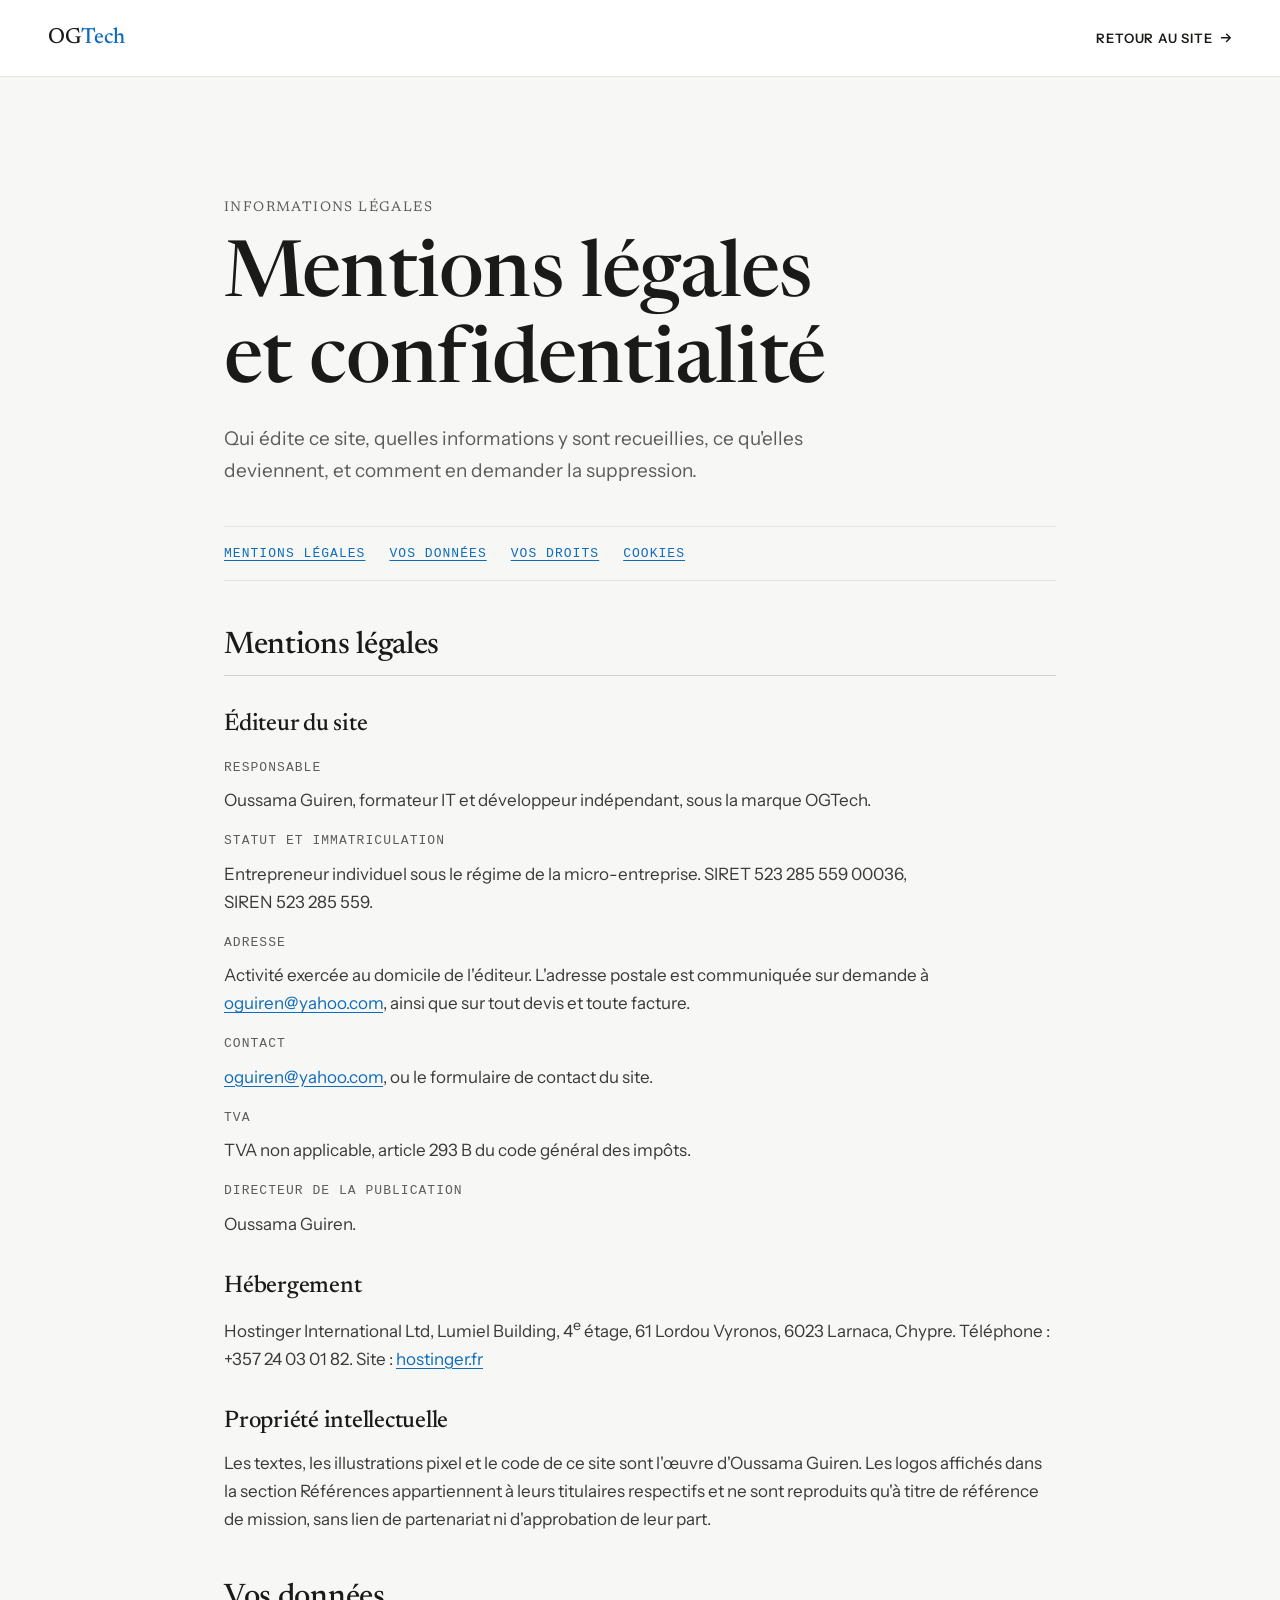
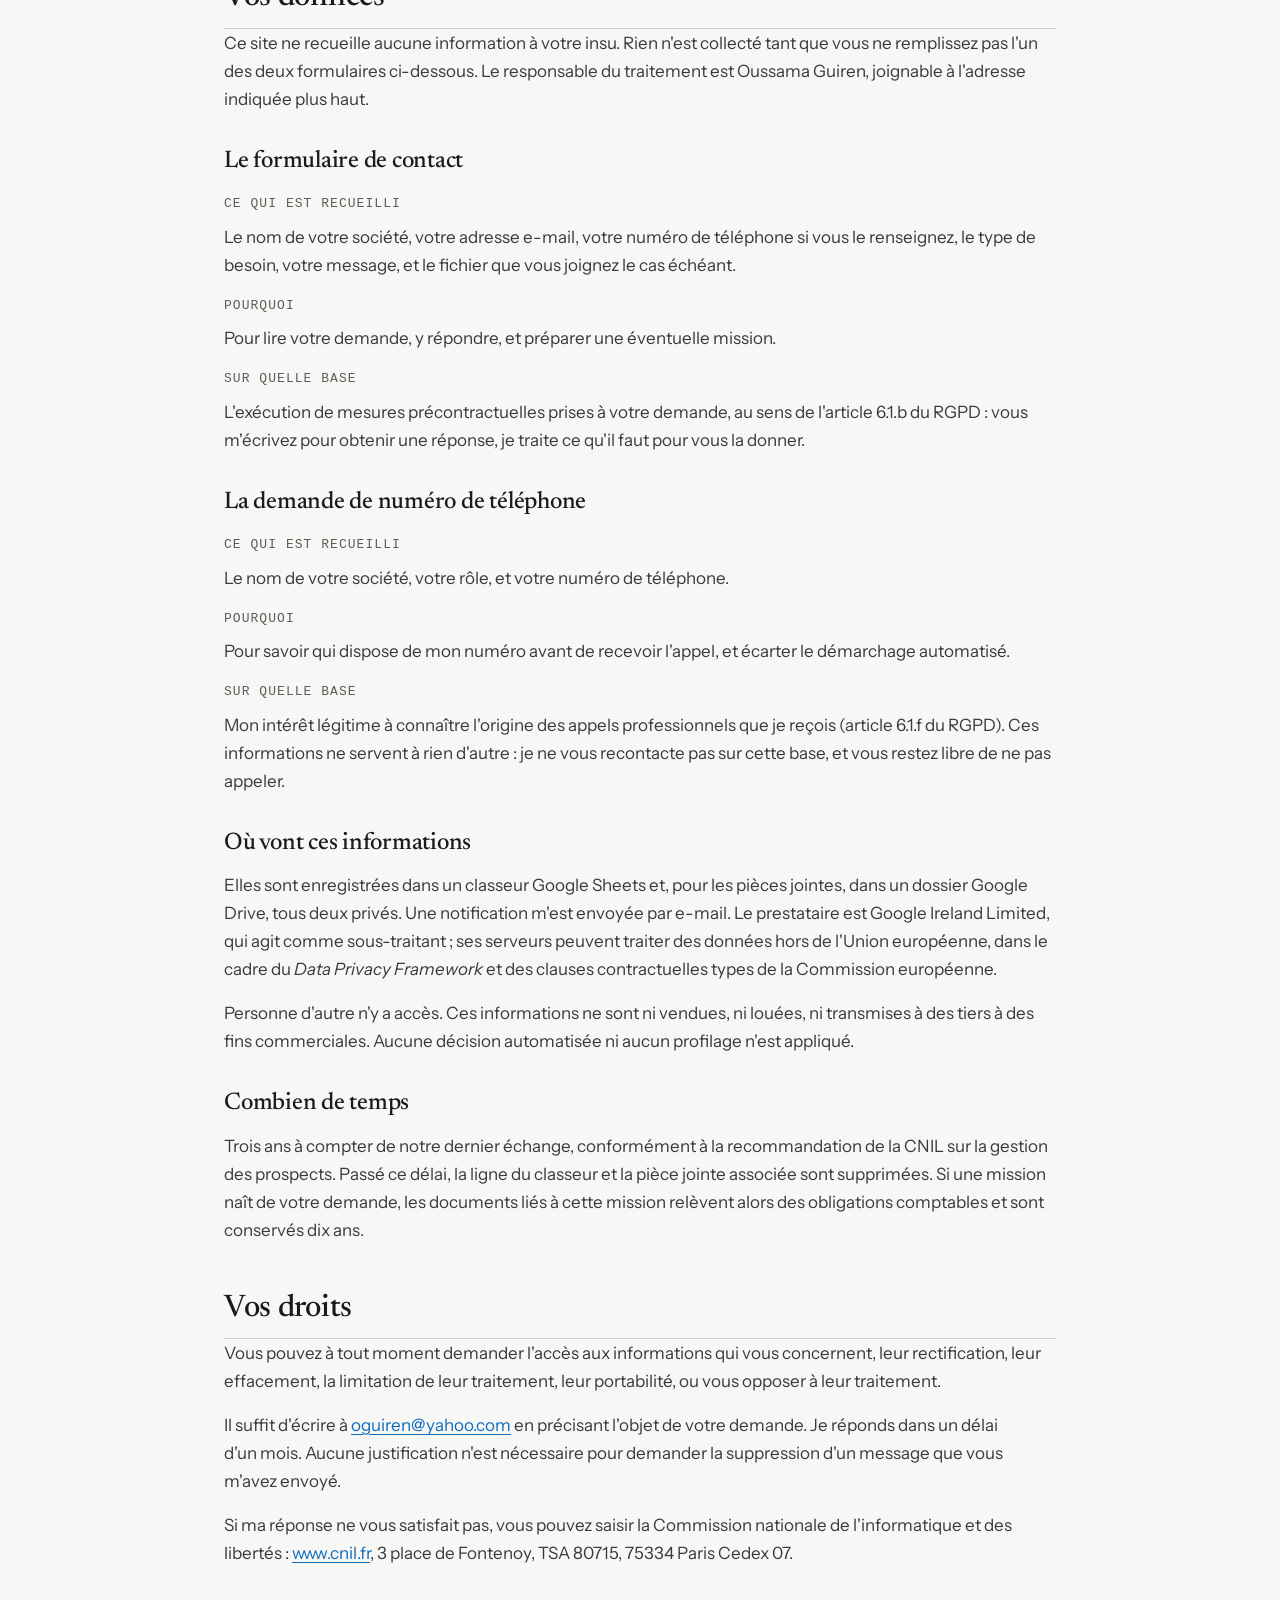
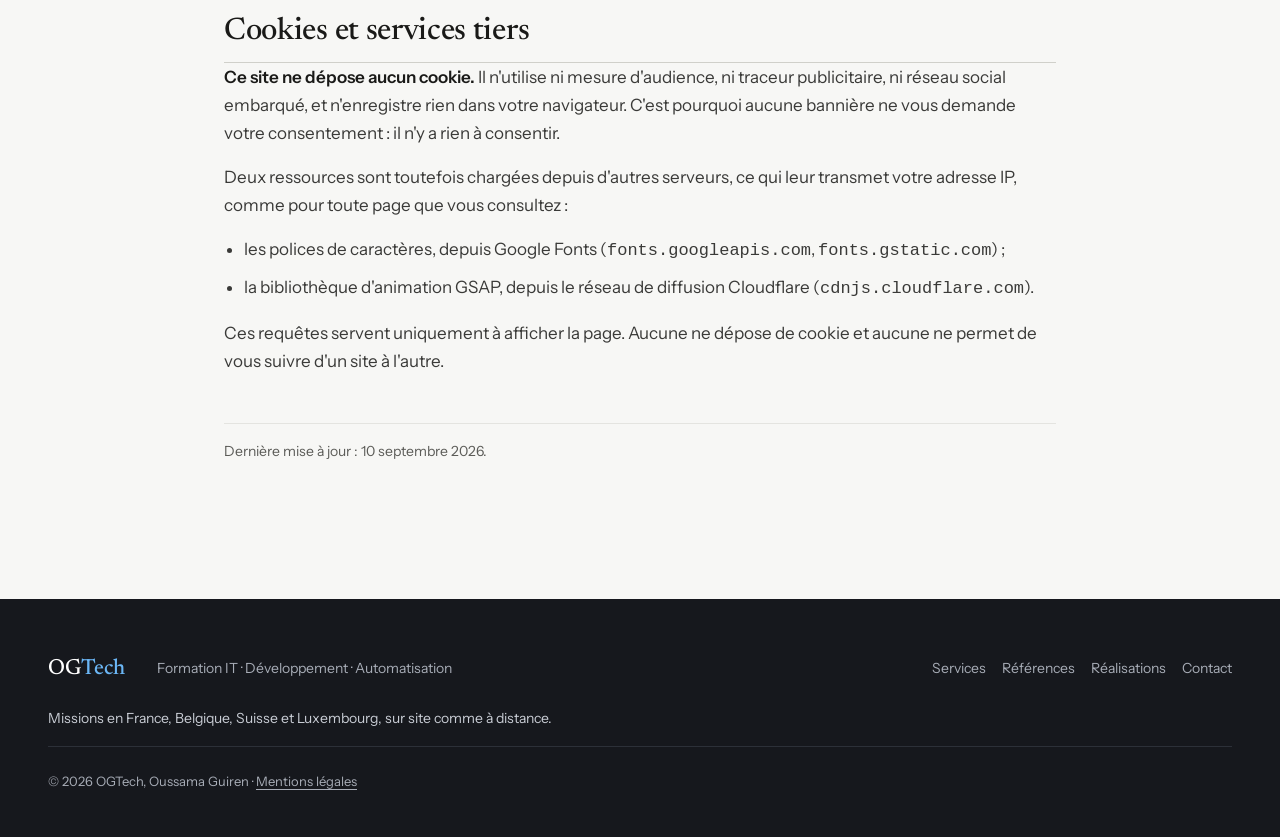
<file: cv oussama ligne github/mentions-legales.html>
<!DOCTYPE html>
<html lang="fr">
<head>
  <meta charset="UTF-8">
  <meta name="viewport" content="width=device-width, initial-scale=1">

  <title>Mentions légales et confidentialité, OGTech, Oussama Guiren</title>
  <meta name="description" content="Mentions légales, traitement des données personnelles et absence de cookies sur le site OGTech d'Oussama Guiren, formateur IT et développeur freelance.">
  <link rel="canonical" href="https://ogtech.fr/mentions-legales.html">

  <link rel="icon" href="assets/favicon.svg" type="image/svg+xml">

  <link rel="preconnect" href="https://fonts.googleapis.com">
  <link rel="preconnect" href="https://fonts.gstatic.com" crossorigin>
  <link rel="stylesheet" href="https://fonts.googleapis.com/css2?family=Newsreader:ital,opsz,wght@0,6..72,400..500;1,6..72,400..500&family=Instrument+Sans:wght@400;500;600&display=swap">

  <link rel="stylesheet" href="css/tokens.css?v=0babc659">
  <link rel="stylesheet" href="css/base.css?v=c87650cc">
  <link rel="stylesheet" href="css/components.css?v=77135c3a">
  <link rel="stylesheet" href="css/sections.css?v=e1ded2ee">
</head>
<body>

  <!--
    Page à jour. Deux choix assumés, pour mémoire :
      1. l'adresse postale n'est pas publiée (activité exercée au domicile) ;
      2. le numéro de téléphone non plus (il reste derrière le formulaire).
    La LCEN demande l'un et l'autre. Écarts connus, revoir si l'activité change.
  -->

  <header class="legal-top">
    <div class="container legal-top-inner">
      <a class="brand" href="index.html" aria-label="OGTech, retour à l'accueil">OG<span>Tech</span></a>
      <a class="btn btn-link" href="index.html">
        Retour au site <svg class="ico" aria-hidden="true"><use href="#i-arrow-right"/></svg>
      </a>
    </div>
  </header>

  <main class="section legal">
    <div class="container">
      <p class="eyebrow">Informations légales</p>
      <h1 class="section-title">Mentions légales et confidentialité</h1>
      <p class="section-lead">
        Qui édite ce site, quelles informations y sont recueillies, ce qu'elles deviennent,
        et comment en demander la suppression.
      </p>

      <nav class="legal-sommaire" aria-label="Sommaire">
        <a href="#mentions">Mentions légales</a>
        <a href="#donnees">Vos données</a>
        <a href="#droits">Vos droits</a>
        <a href="#cookies">Cookies</a>
      </nav>

      <!-- ============ MENTIONS LÉGALES ============ -->
      <section id="mentions" aria-labelledby="mentions-titre">
        <h2 id="mentions-titre">Mentions légales</h2>

        <h3>Éditeur du site</h3>
        <dl class="legal-liste">
          <dt>Responsable</dt>
          <dd>Oussama Guiren, formateur IT et développeur indépendant, sous la marque OGTech.</dd>

          <dt>Statut et immatriculation</dt>
          <dd>
            Entrepreneur individuel sous le régime de la micro-entreprise.
            SIRET&nbsp;523&nbsp;285&nbsp;559&nbsp;00036, SIREN&nbsp;523&nbsp;285&nbsp;559.
          </dd>

          <dt>Adresse</dt>
          <dd>
            Activité exercée au domicile de l'éditeur. L'adresse postale est communiquée sur
            demande à <a href="mailto:oguiren@yahoo.com">oguiren@yahoo.com</a>, ainsi que sur
            tout devis et toute facture.
          </dd>

          <dt>Contact</dt>
          <dd><a href="mailto:oguiren@yahoo.com">oguiren@yahoo.com</a>, ou le formulaire de contact du site.</dd>

          <dt>TVA</dt>
          <dd>TVA non applicable, article 293 B du code général des impôts.</dd>

          <dt>Directeur de la publication</dt>
          <dd>Oussama Guiren.</dd>
        </dl>

        <h3>Hébergement</h3>
        <p>
          Hostinger International Ltd, Lumiel Building, 4<sup>e</sup> étage, 61 Lordou Vyronos,
          6023 Larnaca, Chypre. Téléphone : +357 24 03 01 82.
          Site&nbsp;: <a href="https://www.hostinger.fr/" target="_blank" rel="noopener noreferrer">hostinger.fr</a>
        </p>

        <h3>Propriété intellectuelle</h3>
        <p>
          Les textes, les illustrations pixel et le code de ce site sont l'œuvre d'Oussama Guiren.
          Les logos affichés dans la section Références appartiennent à leurs titulaires respectifs
          et ne sont reproduits qu'à titre de référence de mission, sans lien de partenariat ni
          d'approbation de leur part.
        </p>
      </section>

      <!-- ============ DONNÉES ============ -->
      <section id="donnees" aria-labelledby="donnees-titre">
        <h2 id="donnees-titre">Vos données</h2>

        <p>
          Ce site ne recueille aucune information à votre insu. Rien n'est collecté tant que vous
          ne remplissez pas l'un des deux formulaires ci-dessous. Le responsable du traitement est
          Oussama Guiren, joignable à l'adresse indiquée plus haut.
        </p>

        <h3>Le formulaire de contact</h3>
        <dl class="legal-liste">
          <dt>Ce qui est recueilli</dt>
          <dd>
            Le nom de votre société, votre adresse e-mail, votre numéro de téléphone si vous le
            renseignez, le type de besoin, votre message, et le fichier que vous joignez le cas échéant.
          </dd>
          <dt>Pourquoi</dt>
          <dd>Pour lire votre demande, y répondre, et préparer une éventuelle mission.</dd>
          <dt>Sur quelle base</dt>
          <dd>
            L'exécution de mesures précontractuelles prises à votre demande, au sens de
            l'article 6.1.b du RGPD : vous m'écrivez pour obtenir une réponse, je traite ce qu'il
            faut pour vous la donner.
          </dd>
        </dl>

        <h3>La demande de numéro de téléphone</h3>
        <dl class="legal-liste">
          <dt>Ce qui est recueilli</dt>
          <dd>Le nom de votre société, votre rôle, et votre numéro de téléphone.</dd>
          <dt>Pourquoi</dt>
          <dd>
            Pour savoir qui dispose de mon numéro avant de recevoir l'appel, et écarter le
            démarchage automatisé.
          </dd>
          <dt>Sur quelle base</dt>
          <dd>
            Mon intérêt légitime à connaître l'origine des appels professionnels que je reçois
            (article 6.1.f du RGPD). Ces informations ne servent à rien d'autre : je ne vous
            recontacte pas sur cette base, et vous restez libre de ne pas appeler.
          </dd>
        </dl>

        <h3>Où vont ces informations</h3>
        <p>
          Elles sont enregistrées dans un classeur Google Sheets et, pour les pièces jointes, dans
          un dossier Google Drive, tous deux privés. Une notification m'est envoyée par e-mail.
          Le prestataire est Google Ireland Limited, qui agit comme sous-traitant ; ses serveurs
          peuvent traiter des données hors de l'Union européenne, dans le cadre du
          <em>Data Privacy Framework</em> et des clauses contractuelles types de la Commission
          européenne.
        </p>
        <p>
          Personne d'autre n'y a accès. Ces informations ne sont ni vendues, ni louées, ni
          transmises à des tiers à des fins commerciales. Aucune décision automatisée ni aucun
          profilage n'est appliqué.
        </p>

        <h3>Combien de temps</h3>
        <p>
          Trois ans à compter de notre dernier échange, conformément à la recommandation de la CNIL
          sur la gestion des prospects. Passé ce délai, la ligne du classeur et la pièce jointe
          associée sont supprimées. Si une mission naît de votre demande, les documents liés à
          cette mission relèvent alors des obligations comptables et sont conservés dix ans.
        </p>
      </section>

      <!-- ============ DROITS ============ -->
      <section id="droits" aria-labelledby="droits-titre">
        <h2 id="droits-titre">Vos droits</h2>
        <p>
          Vous pouvez à tout moment demander l'accès aux informations qui vous concernent, leur
          rectification, leur effacement, la limitation de leur traitement, leur portabilité, ou
          vous opposer à leur traitement.
        </p>
        <p>
          Il suffit d'écrire à <a href="mailto:oguiren@yahoo.com">oguiren@yahoo.com</a> en précisant
          l'objet de votre demande. Je réponds dans un délai d'un mois. Aucune justification n'est
          nécessaire pour demander la suppression d'un message que vous m'avez envoyé.
        </p>
        <p>
          Si ma réponse ne vous satisfait pas, vous pouvez saisir la Commission nationale de
          l'informatique et des libertés : <a href="https://www.cnil.fr/" target="_blank" rel="noopener noreferrer">www.cnil.fr</a>,
          3 place de Fontenoy, TSA 80715, 75334 Paris Cedex 07.
        </p>
      </section>

      <!-- ============ COOKIES ============ -->
      <section id="cookies" aria-labelledby="cookies-titre">
        <h2 id="cookies-titre">Cookies et services tiers</h2>
        <p>
          <strong>Ce site ne dépose aucun cookie.</strong> Il n'utilise ni mesure d'audience, ni
          traceur publicitaire, ni réseau social embarqué, et n'enregistre rien dans votre
          navigateur. C'est pourquoi aucune bannière ne vous demande votre consentement : il n'y a
          rien à consentir.
        </p>
        <p>
          Deux ressources sont toutefois chargées depuis d'autres serveurs, ce qui leur transmet
          votre adresse IP, comme pour toute page que vous consultez :
        </p>
        <ul class="legal-puces">
          <li>
            les polices de caractères, depuis Google Fonts
            (<code>fonts.googleapis.com</code>, <code>fonts.gstatic.com</code>) ;
          </li>
          <li>
            la bibliothèque d'animation GSAP, depuis le réseau de diffusion Cloudflare
            (<code>cdnjs.cloudflare.com</code>).
          </li>
        </ul>
        <p>
          Ces requêtes servent uniquement à afficher la page. Aucune ne dépose de cookie et aucune
          ne permet de vous suivre d'un site à l'autre.
        </p>
      </section>

      <p class="legal-date">Dernière mise à jour : <time datetime="2026-09-10">10 septembre 2026</time>.</p>
    </div>
  </main>

  <footer class="site-footer">
    <div class="container footer-inner">
      <a class="brand" href="index.html" aria-label="OGTech, retour à l'accueil">OG<span>Tech</span></a>
      <p class="footer-tagline">Formation IT · Développement · Automatisation</p>
      <nav class="footer-nav" aria-label="Navigation de pied de page">
        <a href="index.html#services">Services</a>
        <a href="index.html#references">Références</a>
        <a href="index.html#realisations">Réalisations</a>
        <a href="index.html#contact">Contact</a>
      </nav>
      <p class="footer-zone">
        Missions en France, Belgique, Suisse et Luxembourg, sur site comme à distance.
      </p>
      <p class="footer-legal">
        © <span id="year">2026</span> OGTech, Oussama Guiren ·
        <a href="mentions-legales.html">Mentions légales</a>
      </p>
    </div>
  </footer>

  <svg xmlns="http://www.w3.org/2000/svg" style="display:none" aria-hidden="true">
    <symbol id="i-arrow-right" viewBox="0 0 448 512"><path d="M439 279Q448 269 448 256Q448 243 439 233L279 73Q269 64 256 64Q243 64 233 73Q224 83 224 96Q224 109 233 119L339 224H32Q18 224 9 233Q0 242 0 256Q0 270 9 279Q18 288 32 288H339L233 393Q224 403 224 416Q224 429 233 439Q243 448 256 448Q269 448 279 439L439 279Z"/></symbol>
  </svg>

  <script>document.getElementById('year').textContent = String(new Date().getFullYear());</script>
</body>
</html>
</file>
<file: cv oussama ligne github/css/tokens.css>
/* ==========================================================================
   TOKENS — source unique de vérité pour couleurs, typo, espacements, formes.
   Ne jamais écrire une valeur brute ailleurs : ajouter un token ici.
   ========================================================================== */

:root {
  /* ---------- Couleurs ----------
     Ratios vérifiés WCAG AA sur --bg (#F7F7F5) :
     brand 5.02 · text 10.63 · muted 6.26 · ink 16.25                        */
  --brand:          #0F6CBD;
  --brand-strong:   #0B5FAB;   /* survol / actif */
  --brand-deep:     #083A6E;   /* bas de la couverture (blanc dessus : 10.8) */
  --brand-soft:     #E8F1FA;   /* fonds légers, pastilles d'icônes */
  --brand-light:    #6BB6F5;   /* accent sur fond sombre (8.15 sur --dark) */
  /* Le meme role, mais sur la couverture bleue : --brand-light n'y tient que
     2,4:1, sous le seuil de 3 exige pour un grand texte. Celui-ci monte a 3,5
     sans virer au blanc, donc le verbe du titre reste bleu. */
  --brand-on-blue:  #BCDCFA;

  --ink:            #1A1A18;   /* titres */
  --text:           #3A3A38;   /* corps */
  --muted:          #5C5C58;   /* secondaire, légendes */

  --bg:             #F7F7F5;   /* fond général */
  --bg-alt:         #FFFFFF;   /* sections alternées */
  --surface:        #FFFFFF;   /* cartes */
  --dark:           #16181D;   /* section contact + pied de page */
  --dark-surface:   #1F2229;   /* cartes sur fond sombre */

  --line:           #E4E4E0;   /* bordures */
  --line-strong:    #D0D0CA;
  --line-dark:      #2C3038;

  --danger:         #B3261E;
  --success:        #1B7F4B;

  /* L'ambre des decors pixel art (la voiture, les fenetres de nuit). Seule
     couleur chaude du site, reservee a l'affiche « Niveau 1 » (8.6 sur --dark). */
  --accent:         #E0A43C;

  /* ---------- Typographie ----------
     Deux familles, deux voix. Newsreader, une serif de journal avec une vraie
     italique, pour ce qui se lit en un coup d'oeil : titres, marque,
     navigation et sur-titres en capitales. Instrument Sans pour le texte
     courant et les boutons. Le mono systeme (aucune requete) reste aux
     etiquettes techniques : index, tags, numeros. */
  --font-display: "Newsreader", Georgia, "Times New Roman", serif;
  --font: "Instrument Sans", system-ui, -apple-system, "Segoe UI", Roboto, sans-serif;
  --font-mono: ui-monospace, "SF Mono", "Cascadia Mono", Menlo, Consolas, monospace;

  --fs-xs:   0.8125rem;                              /* 13px  */
  --fs-sm:   0.875rem;                               /* 14px  */
  --fs-base: clamp(1rem, 0.96rem + 0.2vw, 1.0625rem);
  --fs-lg:   clamp(1.0625rem, 1rem + 0.3vw, 1.1875rem);
  --fs-xl:   clamp(1.25rem, 1.15rem + 0.5vw, 1.5rem);
  --fs-h3:   clamp(1.125rem, 1.05rem + 0.35vw, 1.3125rem);
  --fs-h2:   clamp(1.875rem, 1.4rem + 2.1vw, 2.875rem);
  --fs-h1:   clamp(2.75rem, 1.5rem + 4.2vw, 5rem);

  --lh-tight: 1.1;    /* titres */
  --lh-snug:  1.35;   /* sous-titres */
  --lh-base:  1.65;   /* corps */

  --ls-wide:  0.06em;

  /* ---------- Espacements (base 4px) ---------- */
  --sp-1: 0.25rem;  --sp-2: 0.5rem;   --sp-3: 0.75rem;  --sp-4: 1rem;
  --sp-5: 1.5rem;   --sp-6: 2rem;     --sp-7: 2.5rem;   --sp-8: 3rem;
  --sp-9: 4rem;     --sp-10: 5rem;

  /* Rythme vertical des sections : fluide, jamais tassé ni béant */
  --section-y: clamp(3.5rem, 2rem + 7vw, 7.5rem);
  /* Marges : jamais moins de 1,25rem, meme sur 320px, pour que le contenu
     ne touche pas les bords. Sur grand ecran, la colonne s'elargit a 84rem
     pour ne pas flotter au milieu. */
  --gutter:    clamp(1.25rem, 0.75rem + 3vw, 3rem);
  --max-w:     84rem;   /* 1344px */
  --max-w-narrow: 46rem;

  /* ---------- Formes ----------
     Angles serres : la rondeur uniforme est ce qui fait "gabarit". Les blocs
     de contenu sont a angle droit ; seuls les petits controles s'adoucissent. */
  --r-sm:   3px;
  --r-lg:   8px;
  --r-full: 999px;

  /* ---------- Élévation : reservee a ce qui flotte (menu, modale, toast) ---------- */
  --sh-2: 0 2px 4px rgba(26, 26, 24, 0.06), 0 12px 24px rgba(26, 26, 24, 0.09);
  --sh-3: 0 8px 16px rgba(26, 26, 24, 0.10), 0 32px 64px rgba(26, 26, 24, 0.18);

  /* ---------- Mouvement ---------- */
  --ease: cubic-bezier(0.22, 0.61, 0.36, 1);
  --dur-fast: 150ms;
  --dur:      250ms;

  /* ---------- Matière ----------
     Un bruit SVG en ligne (aucune requête), fondu en lumière douce sur les
     fonds bleus : le rendu d'un papier imprimé plutôt que d'un écran. */
  --grain: url("data:image/svg+xml,%3Csvg xmlns='http://www.w3.org/2000/svg' width='240' height='240'%3E%3Cfilter id='n'%3E%3CfeTurbulence type='fractalNoise' baseFrequency='0.9' numOctaves='2' stitchTiles='stitch'/%3E%3CfeColorMatrix values='0 0 0 0 0.5 0 0 0 0 0.5 0 0 0 0 0.5 0 0 0 0.3 0'/%3E%3C/filter%3E%3Crect width='240' height='240' filter='url(%23n)'/%3E%3C/svg%3E");

  /* ---------- Divers ---------- */
  --header-h: 4.25rem;
  --focus: 0 0 0 3px rgba(15, 108, 189, 0.35);
}
</file>
<file: cv oussama ligne github/css/base.css>
/* ==========================================================================
   BASE — reset, typographie, accessibilité, utilitaires.
   ========================================================================== */

*, *::before, *::after { box-sizing: border-box; }

* { margin: 0; }

html {
  -webkit-text-size-adjust: 100%;
  scroll-behavior: smooth;
  scroll-padding-top: calc(var(--header-h) + var(--sp-4));
  /* Ceinture, en plus de celle de body : si une boite deborde a nouveau a
     droite, la page ne s'elargit pas et ne se laisse pas glisser de cote. */
  overflow-x: clip;
  /* Un balayage lateral ne fait plus rien : ni le rebond elastique du
     navigateur, qui pousse la page d'un cote puis de l'autre, ni le geste
     « page precedente » qu'il declenche au passage. Le site est une page
     unique : ce geste n'y a aucun role. */
  overscroll-behavior-x: none;
}

body {
  font-family: var(--font);
  font-size: var(--fs-base);
  line-height: var(--lh-base);
  color: var(--text);
  background: var(--bg);
  -webkit-font-smoothing: antialiased;
  -moz-osx-font-smoothing: grayscale;
  /* clip et non hidden : hidden ferait passer overflow-y a auto et creerait
     un second conteneur de defilement sur body. */
  overflow-x: clip;
}

/* Empêche tout débordement horizontal quel que soit l'écran */
img, picture, svg, video {
  display: block;
  max-width: 100%;
  height: auto;
}

input, button, textarea, select { font: inherit; color: inherit; }

/* ---------- Titres ---------- */
/* Une serif se serre a peine : les approches de Newsreader sont deja justes. */
h1, h2, h3, h4 {
  font-family: var(--font-display);
  color: var(--ink);
  line-height: var(--lh-tight);
  letter-spacing: -0.01em;
  text-wrap: balance;
  font-weight: 500;
}

h1 { font-size: var(--fs-h1); }
h2 { font-size: var(--fs-h2); }
h3 { font-size: var(--fs-h3); line-height: var(--lh-snug); }

p { text-wrap: pretty; }

strong { font-weight: 600; color: var(--ink); }

a { color: var(--brand); text-decoration-thickness: 1px; text-underline-offset: 0.2em; }
a:hover { color: var(--brand-strong); }

ul, ol { list-style: none; padding: 0; }

/* ---------- Icônes ----------
   Sprite SVG en ligne (tools/icons.py) : les 28 glyphes réellement utilisés,
   à la place des 270 Ko de Font Awesome. `currentColor` fait suivre la couleur
   du texte, comme le faisait la police d'icônes. */
.ico {
  width: 1em;
  height: 1em;
  fill: currentColor;
  flex-shrink: 0;
  vertical-align: -0.125em;
}

/* ---------- Accessibilité ---------- */
:focus-visible {
  outline: 2px solid var(--brand);
  outline-offset: 2px;
  border-radius: var(--r-sm);
}

.skip-link {
  position: absolute;
  left: var(--sp-4);
  top: -4rem;
  z-index: 200;
  padding: var(--sp-3) var(--sp-5);
  background: var(--ink);
  color: #fff;
  font-weight: 600;
  border-radius: var(--r-sm);
  text-decoration: none;
  transition: top var(--dur) var(--ease);
}
.skip-link:focus { top: var(--sp-4); color: #fff; }

.sr-only {
  position: absolute;
  width: 1px; height: 1px;
  padding: 0; margin: -1px;
  overflow: hidden;
  clip: rect(0 0 0 0);
  white-space: nowrap;
  border: 0;
}

/* ---------- Mise en page ---------- */
.container {
  width: min(100% - (var(--gutter) * 2), var(--max-w));
  margin-inline: auto;
}

/* Seul le haut est fixé ici : le bas est réservé par la bande de décor
   (voir .hero, .section dans sections.css). */
.section { padding-top: var(--section-y); }
.section-alt  { background: var(--bg-alt); }
.section-dark { background: var(--dark); color: #C9CDD5; }

.section-dark h2,
.section-dark h3 { color: #fff; }
.section-dark .eyebrow { color: #A7ACB6; }

/* En-tête de section, cale a gauche. Ce qui separe deux sections est le blanc
   entre elles et l'alternance des fonds, pas un filet. */
.section-head {
  margin-bottom: clamp(2.5rem, 1.5rem + 3vw, 4rem);
}
/* Le titre garde une largeur de lecture confortable. */
.section-head .section-title { max-width: var(--max-w-narrow); }

/* Capitales serif espacees : le meme registre que la navigation. */
.eyebrow {
  font-family: var(--font-display);
  font-size: var(--fs-sm);
  font-weight: 400;
  letter-spacing: 0.1em;
  text-transform: uppercase;
  color: var(--muted);
  margin-bottom: var(--sp-4);
}

.section-title { margin-bottom: var(--sp-4); }

.section-lead {
  max-width: 40rem;
  font-size: var(--fs-lg);
  color: var(--muted);
}
.section-dark .section-lead { color: #A7ACB6; }

/* ---------- Numéro d'index de section ---------- */
.idx {
  margin-right: 0.6em;
  color: var(--brand);
}

/* ---------- Préférence de mouvement réduit ---------- */
@media (prefers-reduced-motion: reduce) {
  html { scroll-behavior: auto; }

  *, *::before, *::after {
    animation-duration: 0.01ms !important;
    animation-iteration-count: 1 !important;
    transition-duration: 0.01ms !important;
    scroll-behavior: auto !important;
  }

}
</file>
<file: cv oussama ligne github/css/components.css>
/* ==========================================================================
   COMPONENTS — boutons, cartes, tags, formulaire, modales, toasts.
   ========================================================================== */

/* ---------------- Boutons ---------------- */
.btn {
  --btn-bg: transparent;
  --btn-fg: var(--ink);
  --btn-bd: transparent;

  display: inline-flex;
  align-items: center;
  justify-content: center;
  gap: var(--sp-2);
  padding: 0.8125rem 1.5rem;
  min-height: 2.75rem;              /* cible tactile confortable */
  border: 1px solid var(--btn-bd);
  border-radius: var(--r-sm);
  background: var(--btn-bg);
  color: var(--btn-fg);
  /* Capitales espacees, comme les legendes d'une revue. */
  font-family: var(--font);
  font-size: 0.8125rem;
  font-weight: 600;
  letter-spacing: 0.06em;
  text-transform: uppercase;
  line-height: 1;
  text-align: center;
  text-decoration: none;
  cursor: pointer;
  white-space: nowrap;
  /* Le bouton change de couleur, pas de position : la seule chose qui bouge
     est l'enfoncement au clic, qui correspond a un geste reel. */
  transition:
    background-color var(--dur-fast) var(--ease),
    border-color var(--dur-fast) var(--ease),
    color var(--dur-fast) var(--ease);
}

.btn:active { translate: 0 1px; }
.btn:disabled { opacity: 0.55; cursor: not-allowed; }

.btn .ico { font-size: 0.9em; }

/* Le bouton principal est noir : le bleu reste aux liens et au personnage.
   Au survol il passe au bleu — un seul changement, franc. */
.btn-primary {
  --btn-bg: var(--ink);
  --btn-fg: #fff;
  --btn-bd: var(--ink);
}
.btn-primary:hover { --btn-bg: var(--brand-strong); --btn-bd: var(--brand-strong); color: #fff; }

/* Le secondaire est le negatif du principal : filet noir, et il se remplit. */
.btn-outline,
.btn-ghost {
  --btn-fg: var(--ink);
  --btn-bd: var(--ink);
}
.btn-ghost { background: var(--surface); }
.btn-outline:hover,
.btn-ghost:hover { --btn-bg: var(--ink); --btn-fg: #fff; }

.btn-link {
  --btn-fg: var(--ink);
  /* Padding vertical conservé : sans lui la cible tactile tombe à ~14px.
     44px = seuil confortable WCAG 2.5.5. */
  padding: var(--sp-3) 0;
  min-height: 2.75rem;
  border: 0;
}
/* Un lien se souligne. La fleche indique la direction, elle ne s'ecarte pas. */
.btn-link:hover { --btn-fg: var(--brand); text-decoration: underline; text-underline-offset: 0.3em; }

.btn-sm  { padding: 0.5rem 1rem; min-height: 2.25rem; }
.btn-lg  { padding: 1rem 1.875rem; min-height: 3.25rem; font-size: 0.875rem; }
.btn-block { display: flex; width: 100%; }

/* Sur fond sombre, les roles s'inversent : le principal est blanc. */
.section-dark .btn-primary {
  --btn-bg: #fff;
  --btn-fg: var(--ink);
  --btn-bd: #fff;
}
.section-dark .btn-primary:hover { --btn-bg: var(--brand-light); --btn-bd: var(--brand-light); color: var(--ink); }
.section-dark .btn-outline {
  --btn-fg: #fff;
  --btn-bd: rgba(255, 255, 255, 0.55);
}
.section-dark .btn-outline:hover { --btn-bg: #fff; --btn-fg: var(--ink); --btn-bd: #fff; }
.section-dark .btn-link { --btn-fg: #fff; }
.section-dark .btn-link:hover { --btn-fg: var(--brand-light); }

/* ---------------- Cartes ---------------- */
/* Grille a filets : chaque cellule porte son propre contour de 1px, et
   l'ecart d'un pixel entre cellules fait se superposer deux contours voisins.
   Le trait partage est donc dessine par les cartes, jamais par le fond du
   conteneur : une ligne incomplete ne laisse aucun bloc gris. C'etait le
   defaut sur iPad, ou trois cartes tombaient sur deux colonnes et la cellule
   restante affichait un rectangle gris de la taille d'une carte. */
.card-grid,
.value-grid,
.logo-grid { display: grid; gap: 1px; }

.card,
.value-card,
.logo-grid li { box-shadow: 0 0 0 1px var(--line-strong); }
.section-dark .card { box-shadow: 0 0 0 1px var(--line-dark); }

/* Nombre de colonnes explicite plutot qu'auto-fit : il doit diviser le
   nombre de cartes, sinon la derniere reste seule sur sa ligne. Trois cartes
   -> une colonne, puis trois ; jamais deux. */
.card-grid { grid-template-columns: 1fr; }

/* Bande tablette : deux colonnes, et la troisieme carte occupe la ligne
   entiere plutot que de laisser la moitie droite vide. Le nombre de colonnes
   etant fixe ici, `:last-child:nth-child(odd)` ne peut pas se declencher a
   tort — il ne vise que le cas « impair sur deux colonnes ». */
@media (min-width: 40rem) and (max-width: 61.99rem) {
  .card-grid { grid-template-columns: repeat(2, minmax(0, 1fr)); }
  .card-grid > :last-child:nth-child(odd),
  .value-grid > :last-child:nth-child(odd) { grid-column: 1 / -1; }
}

@media (min-width: 62rem) {
  .card-grid { grid-template-columns: repeat(3, minmax(0, 1fr)); }
}

/* Les quatre projets : une, deux, puis quatre colonnes — jamais trois. */
#realisations .card-grid { grid-template-columns: 1fr; }
@media (min-width: 40rem) {
  #realisations .card-grid { grid-template-columns: repeat(2, minmax(0, 1fr)); }
}
@media (min-width: 78rem) {
  #realisations .card-grid { grid-template-columns: repeat(4, minmax(0, 1fr)); }
}

.card {
  display: flex;
  flex-direction: column;
  background: var(--surface);
}

/* Quand une carte occupe la ligne entiere, son texte ne doit pas s'etirer
   avec elle. Mesure faite dans Instrument Sans : le `ch` (largeur du zero)
   vaut 11,25px alors qu'un signe moyen en fait 8,5 — 52ch donnent donc une
   ligne d'environ 68 signes, contre 73 sans plafond. En trois colonnes la
   carte est bien plus etroite et la regle ne s'applique jamais. */
.service-card > p,
.card-body > p { max-width: 52ch; }

/* L'icone est posee a meme la carte : pas de pastille coloree, mais le bleu de
   marque. Les sections claires n'avaient plus une seule couleur depuis que les
   bandes de decor ont disparu ; l'icone est l'endroit ou la couleur a un role,
   celui d'annoncer le sujet de la carte, plutot qu'un ornement de plus. */
.card-icon {
  display: inline-block;
  margin-bottom: var(--sp-5);
  color: var(--brand);
  font-size: 1.625rem;
  line-height: 1;
}

/* -- Carte service -- */
.service-card {
  /* La marge interne est nommee : le socle s'en sert pour ressortir a fleur
     des bords, sans repeter la valeur. */
  --pad: clamp(1.75rem, 1.25rem + 1.5vw, 2.5rem);
  padding: var(--pad);
}
.service-card h3 { margin-bottom: var(--sp-3); }
.service-card > p { color: var(--muted); margin-bottom: var(--sp-5); }

/* Le socle : les technos, ou le lien, sur un fond un ton plus bas, a fleur
   des bords. Les textes n'ont pas tous la meme longueur — d'une carte a
   l'autre l'espace qui restait sous le dernier paragraphe allait de 24 a
   130px, et cet ecart se voyait. Le socle lui donne un bord : ce n'est plus
   un reste, c'est une respiration entre deux blocs. */
.card-tools {
  margin-top: auto;
  margin-inline: calc(var(--pad) * -1);
  margin-bottom: calc(var(--pad) * -1);
  padding: var(--sp-4) var(--pad);
  /* Le fond de la page, pas `--bg-alt` : celui-la vaut blanc, la meme
     couleur que la carte, et le socle ne se serait pas vu. */
  background: var(--bg);
}
/* Sur ce fond, les etiquettes n'ont plus besoin de leur trait : le fond
   clair suffit a les detacher. */
.card-tools .tag-list li {
  border-color: transparent;
  background: var(--surface);
}
.card-tools .tag-list .tag-more {
  background: transparent;
  border-color: var(--line-strong);
}

/* La carte « Autre chose ? » n'a pas de fond : c'est son socle qui prend le
   blanc, pour que son lien repose sur quelque chose comme ailleurs. */
.card-more .card-tools { background: var(--surface); }
.card-more .card-icon { color: var(--muted); }

/* -- Carte projet -- */
.project-card { padding: 0; }

.card-media {
  aspect-ratio: 16 / 9;
  overflow: hidden;
  background: var(--bg);
  border-bottom: 1px solid var(--line-strong);
}
.card-media img {
  width: 100%;
  height: 100%;
  object-fit: cover;
}

.card-body {
  display: flex;
  flex-direction: column;
  align-items: flex-start;
  gap: var(--sp-3);
  padding: var(--sp-5);
  flex: 1;
}
.card-body > p { color: var(--muted); font-size: var(--fs-sm); flex: 1; }

/* Deux actions par carte : le détail, et le site lui-même. */
.card-actions {
  display: flex;
  flex-wrap: wrap;
  align-items: center;
  gap: var(--sp-2) var(--sp-5);
  margin-top: var(--sp-2);
}
.card-visit { --btn-fg: var(--muted); font-weight: 500; }

/* -- Carte contact (fond sombre) -- */
.contact-card {
  padding: clamp(1.75rem, 1.25rem + 1.5vw, 2.5rem);
  background: var(--dark-surface);
  text-align: center;
  align-items: center;
}
.contact-card .card-icon { color: #fff; }
.contact-card h3 { margin-bottom: var(--sp-3); }
.contact-card > p { color: #A7ACB6; font-size: var(--fs-sm); margin-bottom: var(--sp-5); flex: 1; }

/* ---------------- Tags ---------------- */
.tag-list {
  display: flex;
  flex-wrap: wrap;
  gap: var(--sp-2);
}
/* Etiquettes techniques : mono, angles nets, comme une nomenclature. */
.tag-list li {
  padding: 0.25rem 0.5rem;
  border-radius: var(--r-sm);
  border: 1px solid var(--line-strong);
  color: var(--muted);
  font-family: var(--font-mono);
  font-size: var(--fs-xs);
  font-weight: 500;
}
.tag-list .tag-more {
  background: transparent;
  border-style: dashed;
}
.tag-list-sm li { padding: 0.125rem 0.4375rem; font-size: 0.75rem; }

/* La mention de confidentialite, juste avant le bouton d'envoi : elle doit se
   lire avant de cliquer, pas apres. */
.form-privacy {
  margin-bottom: var(--sp-4);
  font-size: var(--fs-sm);
  color: var(--muted);
}
.form-privacy a { text-decoration: underline; text-underline-offset: 0.2em; }

/* ---------------- L'epreuve visuelle de la porte ----------------
   Le personnage du site plutot qu'une image generique : c'est deja son monde,
   et il n'y a rien a telecharger de plus. Le bouton fait pivoter d'un quart de
   tour ; l'envoi n'est accepte que quand il est d'aplomb.

   Ce que ca vaut : une friction de plus devant un robot qui remplirait le
   formulaire. Ce n'est pas un verrou — la verification vit dans le navigateur,
   donc contournable. Les vrais garde-fous restent cote serveur : le jeton, le
   champ piege, le delai de remplissage et le quota. */
.defi-consigne {
  margin-bottom: var(--sp-3);
  font-size: var(--fs-sm);
  font-weight: 500;
  color: var(--ink);
}

.defi-scene {
  display: grid;
  place-items: center;
  height: 8.5rem;
  margin-bottom: var(--sp-3);
  border: 1px solid var(--line-strong);
  background: var(--bg);
}

.defi-sujet {
  width: 4.5rem;                 /* 12 pixels du sprite, fois six */
  height: 6rem;                  /* 16 pixels, fois six */
  background-image: url("../assets/img/walker.png");
  background-repeat: no-repeat;
  background-size: 18rem 6rem;   /* les quatre images de la feuille */
  background-position: 0 0;
  image-rendering: pixelated;
  transition: rotate var(--dur) var(--ease);
}

.defi-tourner { width: 100%; }
.defi.is-invalid .defi-scene { border-color: var(--danger); }

/* Un bouton qui se lit comme un lien : pour la porte de sortie de l'epreuve. */
.lien-nu {
  border: 0;
  padding: 0;
  background: none;
  font: inherit;
  color: var(--brand);
  text-decoration: underline;
  text-underline-offset: 0.2em;
  cursor: pointer;
}

/* ---------------- Le numero, une fois la porte franchie ---------------- */
.phone-reveal .btn {
  font-family: var(--font-mono);
  font-size: var(--fs-lg);
  letter-spacing: 0.08em;
  text-transform: none;
}
.phone-note {
  margin-top: var(--sp-3);
  font-size: var(--fs-sm);
  color: var(--muted);
  text-align: center;
}

/* ---------------- Formulaire ---------------- */
.field { margin-bottom: var(--sp-5); }

.field label {
  display: block;
  margin-bottom: var(--sp-2);
  font-size: var(--fs-sm);
  font-weight: 600;
  color: var(--ink);
}
.field .req { color: var(--brand); }
.field .opt { font-weight: 400; color: var(--muted); }

.field input,
.field select,
.field textarea {
  width: 100%;
  padding: 0.75rem 0.875rem;
  min-height: 2.75rem;
  border: 1px solid var(--line-strong);
  border-radius: var(--r-sm);
  background: var(--surface);
  color: var(--ink);
  font-size: var(--fs-base);
  transition: border-color var(--dur) var(--ease), box-shadow var(--dur) var(--ease);
}
.field textarea { resize: vertical; min-height: 7rem; line-height: var(--lh-base); }

.field input:focus,
.field select:focus,
.field textarea:focus {
  outline: none;
  border-color: var(--brand);
  box-shadow: var(--focus);
}

.field-hint  { margin-top: var(--sp-2); font-size: var(--fs-xs); color: var(--muted); }
.field-error { margin-top: var(--sp-2); font-size: var(--fs-xs); color: var(--danger); font-weight: 500; }
.field-error:empty { display: none; }

.field.is-invalid input,
.field.is-invalid select,
.field.is-invalid textarea { border-color: var(--danger); }

/* Piège à robots : hors écran, jamais annoncé */
.hp-field {
  position: absolute;
  left: -9999px;
  width: 1px;
  height: 1px;
  overflow: hidden;
}

.form-status { margin-top: var(--sp-3); font-size: var(--fs-sm); text-align: center; }
.form-status:empty { display: none; }

/* -- Zone de dépôt de fichier -- */
.dropzone { position: relative; }
.dropzone input[type="file"] {
  position: absolute;
  inset: 0;
  opacity: 0;
  width: 100%;
  height: 100%;
  cursor: pointer;
}
.dropzone-label {
  display: flex;
  align-items: center;
  justify-content: center;
  gap: var(--sp-2);
  padding: var(--sp-5);
  border: 1.5px dashed var(--line-strong);
  border-radius: var(--r-sm);
  background: var(--bg);
  color: var(--muted);
  font-size: var(--fs-sm);
  text-align: center;
  cursor: pointer;
  transition: border-color var(--dur) var(--ease), background-color var(--dur) var(--ease);
}
.dropzone-label:hover,
.dropzone.is-dragover .dropzone-label {
  border-color: var(--brand);
  background: var(--brand-soft);
  color: var(--brand);
}

.file-chip {
  display: inline-flex;
  align-items: center;
  gap: var(--sp-2);
  flex-wrap: wrap;
  justify-content: center;
  color: var(--ink);
}
.file-remove {
  border: 0;
  background: transparent;
  color: var(--danger);
  font-size: var(--fs-xs);
  font-weight: 600;
  text-decoration: underline;
  cursor: pointer;
}

/* ---------------- Modales ---------------- */
.modal {
  position: fixed;
  inset: 0;
  z-index: 120;
  display: grid;
  place-items: center;
  padding: var(--gutter);
}
.modal[hidden] { display: none; }

.modal-scrim {
  position: absolute;
  inset: 0;
  background: rgba(22, 24, 29, 0.6);
  backdrop-filter: blur(3px);
  animation: fade-in var(--dur) var(--ease);
}

.modal-panel {
  position: relative;
  width: min(100%, 34rem);
  max-height: min(88vh, 60rem);
  overflow-y: auto;
  padding: clamp(1.75rem, 1rem + 3vw, 2.75rem);
  background: var(--surface);
  border-radius: var(--r-lg);
  box-shadow: var(--sh-3);
  animation: modal-in var(--dur) var(--ease);
}
.modal-panel-wide { width: min(100%, 58rem); }

.modal-close {
  position: absolute;
  top: var(--sp-4);
  right: var(--sp-4);
  z-index: 1;
  display: grid;
  place-items: center;
  width: 2.25rem;
  height: 2.25rem;
  border: 1px solid var(--line);
  border-radius: var(--r-full);
  background: var(--surface);
  color: var(--muted);
  cursor: pointer;
  transition: background-color var(--dur) var(--ease), color var(--dur) var(--ease);
}
.modal-close:hover { background: var(--bg); color: var(--ink); }

.modal-title { margin-bottom: var(--sp-3); padding-right: var(--sp-8); }
.modal-lead  { margin-bottom: var(--sp-6); color: var(--muted); }

@keyframes fade-in { from { opacity: 0; } }
@keyframes modal-in {
  from { opacity: 0; transform: translateY(1rem) scale(0.98); }
}


/* -- Contenu de la modale projet -- */
.project-detail {
  display: grid;
  grid-template-columns: repeat(auto-fit, minmax(min(20rem, 100%), 1fr));
  gap: clamp(1.5rem, 1rem + 2vw, 2.5rem);
  align-items: start;
}
.project-detail-media {
  overflow: hidden;
  border: 1px solid var(--line-strong);
}
.project-detail-media img { width: 100%; }
.project-detail-body { display: flex; flex-direction: column; align-items: flex-start; gap: var(--sp-4); }
.project-detail-body > p { color: var(--muted); }

.project-detail-tech { display: flex; flex-direction: column; gap: var(--sp-1); }
.project-detail-tech .label {
  font-family: var(--font-mono);
  font-size: var(--fs-xs);
  font-weight: 500;
  letter-spacing: var(--ls-wide);
  text-transform: uppercase;
  color: var(--ink);
}

/* ---------------- Toasts ---------------- */
/* La confirmation arrive apres la fermeture de la fenetre : elle est le seul
   signe que l'envoi a marche, donc elle se place au milieu du bas de l'ecran
   et non dans un coin, sur un panneau plein plutot qu'une carte blanche de
   plus. Une petite carte claire en bas a droite passait inapercue. */
.toast-root {
  position: fixed;
  left: 50%;
  bottom: var(--sp-6);
  transform: translateX(-50%);
  z-index: 200;
  display: flex;
  flex-direction: column;
  gap: var(--sp-3);
  width: min(100% - (var(--gutter) * 2), 34rem);
  pointer-events: none;
}

/* Le fond porte l'etat, et rien d'autre : vert quand c'est parti, rouge quand
   ca a echoue. Le panneau sombre d'avant prenait la couleur du pied de page et
   s'y fondait quand la confirmation s'affichait a cet endroit. Le vert et le
   rouge n'existent nulle part ailleurs sur le site : ils ne peuvent se
   confondre avec aucun fond. Le lisere clair detache le panneau du reste. */
.toast {
  display: flex;
  align-items: center;
  gap: var(--sp-4);
  padding: var(--sp-4) var(--sp-5);
  border: 0;
  background: var(--dark);
  color: #fff;
  box-shadow: 0 0 0 1px rgba(255, 255, 255, 0.18), 0 14px 36px rgba(0, 0, 0, 0.35);
  font-size: var(--fs-base);
  pointer-events: auto;
  animation: toast-in var(--dur) var(--ease);
}
.toast--success { background: var(--success); }   /* blanc dessus : 5,02:1 */
.toast--error   { background: var(--danger); }    /* blanc dessus : 6,54:1 */

.toast-icon {
  flex-shrink: 0;
  font-size: 1.5rem;
  color: #fff;
}
.toast-message { flex: 1; color: inherit; }
.toast-close {
  flex-shrink: 0;
  border: 0;
  background: transparent;
  color: rgba(255, 255, 255, 0.6);
  cursor: pointer;
  padding: 0 var(--sp-1);
}
.toast-close:hover { color: #fff; }
.toast.is-leaving { animation: toast-out 200ms var(--ease) forwards; }

@keyframes toast-in  { from { opacity: 0; transform: translateY(1rem); } }
@keyframes toast-out { to   { opacity: 0; transform: translateY(0.5rem); } }

/* Verrou de défilement quand une modale est ouverte */
body.modal-open { overflow: hidden; }

/* <picture> doit remplir .card-media comme le ferait un <img> seul */
.card-media picture { display: block; width: 100%; height: 100%; }
</file>
<file: cv oussama ligne github/css/sections.css>
/* ==========================================================================
   SECTIONS — en-tête, hero, bandeau technos, logos, à propos, CTA, pied de page.
   Un seul point de rupture (--bp-nav : 900px) pour basculer la navigation.
   ========================================================================== */

/* ---------------- En-tête ----------------
   Fixe et transparent tant qu'on est en haut : il se pose sur la couverture
   bleue, tout en blanc. Des qu'on defile, il prend un fond clair et repasse
   en encre. */
.site-header {
  position: fixed;
  top: 0;
  left: 0;
  right: 0;
  z-index: 100;
  color: var(--ink);
  transition: background-color var(--dur) var(--ease), box-shadow var(--dur) var(--ease);
}
.site-header.is-stuck {
  background: rgba(247, 247, 245, 0.92);
  backdrop-filter: blur(12px);
  box-shadow: 0 1px 0 var(--line);
}

.header-inner {
  display: flex;
  align-items: center;
  justify-content: space-between;
  gap: var(--sp-6);
  min-height: var(--header-h);
  padding-inline: var(--gutter);
}

.brand {
  display: inline-flex;
  align-items: center;
  min-height: 2.75rem;
  font-family: var(--font-display);
  font-size: 1.375rem;
  font-weight: 500;
  color: var(--ink);
  text-decoration: none;
}
.brand span { color: var(--brand); }

/* Liens et contact, en capitales serif, avec un large ecart entre les deux :
   les liens vers le milieu, le contact au bord, comme un sommaire. */
.header-right {
  display: flex;
  align-items: center;
  gap: clamp(2rem, 6vw, 6rem);
  font-family: var(--font-display);
  font-size: 0.875rem;
  font-weight: 500;
  letter-spacing: 0.1em;
  text-transform: uppercase;
  color: var(--ink);
}

/* En haut de page, tout l'en-tete est pose sur le bleu : blanc, « Tech » en
   bleu clair. Seulement au-dela de 900px — sur mobile l'en-tete a un fond
   clair des le depart. */
@media (min-width: 901px) {
  .site-header:not(.is-stuck) { color: #fff; }
  .site-header:not(.is-stuck) .brand,
  .site-header:not(.is-stuck) .header-right { color: #fff; }
  /* Sur le bleu, --brand-light tombe a 2:1 : le mot « Tech » disparaissait. */
  .site-header:not(.is-stuck) .brand span { color: var(--brand-on-blue); }
}

.nav-desktop { display: flex; align-items: center; }

/* Pleine couleur au repos ; au survol et pour la section en cours, un trait
   dessous. Sur le fond clair, le survol passe en plus au bleu. */
.nav-link,
.header-cta {
  display: inline-flex;
  align-items: center;
  min-height: 2.75rem;
  color: inherit;
  white-space: nowrap;      /* un lien ne se replie jamais sur deux lignes */
  text-decoration: none;
  text-underline-offset: 0.4em;
  text-decoration-thickness: 1.5px;
  transition: color var(--dur-fast) var(--ease);
}
.nav-link:hover,
.nav-link.is-active,
.header-cta.is-active,
.header-cta:hover { text-decoration: underline; }
/* `color: inherit` ici est indispensable : sans lui, la regle generique
   `a:hover` de base.css (plus specifique que `.nav-link`) peignait le lien
   survole en bleu de marque — invisible sur la couverture du meme bleu. */
.nav-link:hover { color: inherit; }
.site-header.is-stuck .nav-link:hover,
.site-header.is-stuck .header-cta:hover { color: var(--brand); }

/* La barre entre les liens est un element a part : le survol d'un lien ne
   la touche pas. */
.nav-sep {
  margin-inline: 0.65em;
  opacity: 0.5;
  user-select: none;
}

.header-actions {
  display: flex;
  align-items: center;
  gap: var(--sp-3);
}

/* « Contact » : un lien texte au bord, pas un bouton. */
.header-cta {
  padding: 0;
  border: 0;
  background: none;
  font: inherit;
  letter-spacing: inherit;
  text-transform: inherit;
  cursor: pointer;
}

/* Bouton hamburger */
.nav-toggle {
  display: none;
  flex-direction: column;
  justify-content: center;
  gap: 5px;
  width: 2.75rem;
  height: 2.75rem;
  padding: 0 0.6875rem;
  border: 1px solid currentColor;
  border-radius: var(--r-sm);
  background: transparent;
  color: inherit;
  cursor: pointer;
}
.nav-toggle span {
  display: block;
  height: 2px;
  width: 100%;
  border-radius: 2px;
  background: currentColor;
  transition: transform var(--dur) var(--ease), opacity var(--dur-fast) var(--ease);
}
.nav-toggle[aria-expanded="true"] span:nth-child(1) { transform: translateY(7px) rotate(45deg); }
.nav-toggle[aria-expanded="true"] span:nth-child(2) { opacity: 0; }
.nav-toggle[aria-expanded="true"] span:nth-child(3) { transform: translateY(-7px) rotate(-45deg); }

/* ---------------- Navigation mobile ---------------- */
.mobile-nav {
  position: fixed;
  top: var(--header-h);
  right: 0;
  left: 0;
  z-index: 99;
  display: flex;
  flex-direction: column;
  gap: var(--sp-2);
  padding: var(--sp-5) var(--gutter) var(--sp-7);
  background: var(--surface);
  border-bottom: 1px solid var(--line);
  box-shadow: var(--sh-2);
  animation: nav-drop var(--dur) var(--ease);
}
.mobile-nav[hidden] { display: none; }

@keyframes nav-drop { from { opacity: 0; transform: translateY(-0.5rem); } }

.mobile-nav-link {
  padding: var(--sp-4) 0;
  border-bottom: 1px solid var(--line);
  color: var(--ink);
  font-family: var(--font-display);
  font-size: var(--fs-xl);
  font-weight: 500;
  text-decoration: none;
}
.mobile-nav-link:hover { color: var(--brand); }

.mobile-nav .btn { margin-top: var(--sp-3); }

.mobile-nav-social {
  display: flex;
  align-items: center;
  justify-content: center;
  gap: var(--sp-2);
  margin-top: var(--sp-3);
  padding: var(--sp-3);
  color: var(--muted);
  font-size: var(--fs-sm);
  text-decoration: none;
}

.nav-scrim {
  position: fixed;
  inset: var(--header-h) 0 0;
  z-index: 98;
  background: rgba(22, 24, 29, 0.4);
  animation: fade-in var(--dur) var(--ease);
}
.nav-scrim[hidden] { display: none; }

body.nav-open { overflow: hidden; }

/* Bascule navigation : desktop ↔ mobile. Sur petit ecran l'en-tete garde un
   fond clair en permanence : sans les liens, une barre transparente sur le
   bleu ne dirait plus qu'elle est une barre. */
@media (max-width: 900px) {
  .site-header { background: var(--bg); box-shadow: 0 1px 0 var(--line); }
  .nav-desktop,
  .header-cta { display: none; }
  .nav-toggle { display: flex; }
}

/* ---------------- Hero ----------------
   Une couverture : un aplat bleu pleine largeur, et rien que du texte, compose
   sur la grille de la page. Le titre en haut, les details au pied — accroche
   et boutons a gauche, references a droite. L'en-tete fixe se pose dessus ;
   la couverture lui reserve sa hauteur en marge interne. En dessous, la bande
   de decor pixel art, comme au pied de chaque section. */
.hero {
  display: flex;
  flex-direction: column;
  min-height: min(100svh, 54rem);
  overflow: hidden;
  isolation: isolate;
}

.hero-cover {
  position: relative;
  isolation: isolate;
  flex: 1;
  display: flex;
  flex-direction: column;
  justify-content: space-between;
  gap: clamp(2rem, 5vh, 3.5rem);
  padding: calc(var(--header-h) + clamp(1.5rem, 4vh, 3rem)) 0 clamp(2.5rem, 5vh, 4rem);
  color: #fff;
  /* Une surface eclairee, pas un aplat. La lumiere est posee en haut a
     DROITE, sur la nuee de pixels : au-dessus du titre, elle eclaircissait le
     bleu juste sous le texte blanc et faisait tomber le contraste a 4,2:1.
     Deplacee, elle eclaire une zone sans texte et peut meme etre plus franche.
     Un grain tres leger par-dessus (bruit SVG en ligne, fondu en lumiere
     douce) : le rendu d'un papier imprime plutot que d'un ecran. */
  background-color: var(--brand-strong);
  background-image:
    var(--grain),
    radial-gradient(52rem 34rem at 72% 26%, rgba(107, 182, 245, 0.20), transparent 64%),
    linear-gradient(135deg, var(--brand) 0%, var(--brand-strong) 42%, var(--brand-deep) 100%);
  background-size: 240px 240px, auto, auto;
  background-blend-mode: soft-light, normal, normal;
}

/* La nuee de pixels du coin haut droit (tools/pixels.py) : ton sur ton, elle
   se dissout vers le centre. Sous le contenu (z-index negatif dans le
   contexte isole de la couverture), au-dessus du fond. */
.hero-cover::before {
  content: "";
  position: absolute;
  top: 0;
  right: 0;
  z-index: -1;
  width: min(58vw, 48rem);
  height: min(72%, 24rem);
  background: url("../assets/img/pixels.svg") right top / contain no-repeat;
  pointer-events: none;
}

/* -- Le haut : mention de couverture, puis le titre -- */
.hero-head {
  display: flex;
  flex-direction: column;
  align-items: flex-start;
  gap: var(--sp-5);
}
.hero-kicker {
  font-family: var(--font-display);
  font-size: var(--fs-sm);
  letter-spacing: 0.12em;
  text-transform: uppercase;
  /* Blanc plein : a 85 % d'opacite, cette ligne tombait a 3,9:1 sur le bleu. */
  color: #fff;
}
/* Le nom en pleine encre, la qualite un ton en dessous : une seule ligne,
   deux niveaux de lecture. Sous le nom, un trait fait de carres ambre — les
   memes pixels que la nuee, le decor et l'affiche « Niveau 1 ». Il se
   dessine carre par carre au chargement (js/modules/hero-accent.js), puis
   reste : c'est une marque, pas un effet de passage. */
.hero-name {
  position: relative;
  color: #fff;
}
.px-rule {
  position: absolute;
  left: 0;
  bottom: -0.5em;
  width: calc(100% - 0.12em);   /* moins l'espacement qui suit la derniere lettre */
  height: 3px;
  background: repeating-linear-gradient(90deg, var(--accent) 0 3px, transparent 3px 6px);
}
.hero-title {
  max-width: 11ch;
  font-size: clamp(3.25rem, 2rem + 7vw, 9rem);
  font-weight: 400;
  line-height: 0.98;
  letter-spacing: -0.015em;
  color: #fff;
}
/* Le verbe en italique et en bleu clair : la seule couleur du titre. */
.hero-title em { font-style: italic; color: var(--brand-on-blue); }

/* -- Le pied : accroche et boutons a gauche, references a droite -- */
.hero-foot {
  display: grid;
  grid-template-columns: minmax(0, 34rem) auto;
  grid-template-areas:
    "deck  proof"
    "acts  proof";
  justify-content: space-between;
  align-items: end;
  gap: var(--sp-6) var(--sp-8);
}
.hero-deck {
  grid-area: deck;
  font-size: clamp(1.125rem, 1rem + 0.6vw, 1.375rem);
  line-height: 1.45;
  color: rgba(255, 255, 255, 0.92);
  text-wrap: pretty;
}
.hero-actions {
  grid-area: acts;
  display: flex;
  flex-wrap: wrap;
  gap: var(--sp-3);
}

/* Les references, en colonne sous un filet, comme un colophon. Ce sont les
   noms qui portent la valeur : ils se lisent en pleine encre, un cran
   au-dessus du corps courant, quand la mention qui les introduit reste
   discrete. */
.hero-proof {
  grid-area: proof;
  min-width: 16rem;
  padding-left: var(--sp-5);
  border-left: 1px solid rgba(255, 255, 255, 0.35);
}
.hero-proof-label {
  display: block;
  margin-bottom: var(--sp-3);
  font-family: var(--font-display);
  font-size: var(--fs-xs);
  letter-spacing: 0.1em;
  text-transform: uppercase;
  color: rgba(255, 255, 255, 0.85);   /* ~4,8:1 sur le bleu, AA en petit corps */
}
/* Le pixel qui ouvre chaque reference : la meme ambre que le trait du nom. */
.hero-proof-list .px {
  display: inline-block;
  width: 0.375rem;
  height: 0.375rem;
  margin-right: 0.5em;
  background: var(--accent);
  vertical-align: 0.08em;
}
.hero-proof-list li {
  display: block;
  padding-block: 0.1875rem;
  font-size: clamp(1rem, 0.95rem + 0.25vw, 1.1875rem);
  font-weight: 500;
  line-height: 1.35;
  color: #fff;
}

/* -- Entree sequencee : chaque bloc arrive apres le precedent -- */
.hero-head,
.hero-deck,
.hero-actions,
.hero-proof {
  animation: hero-rise 800ms var(--ease) both;
}
.hero-head    { animation-delay: 120ms; }
.hero-deck    { animation-delay: 380ms; }
.hero-actions { animation-delay: 500ms; }
.hero-proof   { animation-delay: 620ms; }

@keyframes hero-rise {
  from { opacity: 0; transform: translate3d(0, 1.25rem, 0); }
}

/* Ecrans larges mais peu hauts (portables 1366x768, 1280x720) : la
   couverture se resserre pour que la bande pixel art reste visible sans
   faire defiler. */
@media (min-width: 901px) and (max-height: 50rem) {
  .hero-cover {
    gap: var(--sp-6);
    padding-top: calc(var(--header-h) + var(--sp-5));
    padding-bottom: var(--sp-6);
  }
  .hero-head { gap: var(--sp-4); }
  .hero-title { font-size: clamp(3rem, 2rem + 5vw, 7rem); }
  .hero-foot { gap: var(--sp-4) var(--sp-8); }
}

/* Sur une colonne : titre, accroche, boutons, puis les references en une
   ligne qui s'ecoule — plus de colonne ni de filet. */
@media (max-width: 900px) {
  .hero { min-height: 0; }
  .hero-cover {
    gap: var(--sp-7);
    padding: calc(var(--header-h) + var(--sp-7)) 0 var(--sp-8);
  }
  .hero-cover::before { width: 62vw; height: 9rem; }   /* la nuee s'arrete au-dessus de la mention */
  .hero-foot {
    grid-template-columns: 1fr;
    grid-template-areas: "deck" "acts" "proof";
  }
  .hero-proof {
    min-width: 0;
    margin-top: var(--sp-2);
    padding-left: 0;
    border-left: 0;
  }
  .hero-proof-label { display: block; margin: 0 0 var(--sp-2); }
  .hero-proof-list { display: inline; }
  /* Les noms s'ecoulent en ligne, separes par leur propre pixel. `nowrap`
     garde le pixel avec le nom qu'il ouvre : il ne peut pas finir seul en
     bout de ligne. */
  .hero-proof-list li {
    display: inline;
    padding: 0;
    margin-right: 0.55em;
    white-space: nowrap;
  }
}

/* ==========================================================================
   L'AFFICHE « NIVEAU 1 »
   Un espace a part, entre deux sections claires : un panneau sombre, un « 1 »
   dessine en pixels ambre qui rayonne comme une fenetre allumee dans le decor
   de nuit. Le vocabulaire est celui du jeu a l'ancienne du personnage —
   « niveau 1 » est un depart, pas une note.

   Construite pour etre lue d'un regard, en cinq niveaux : le titre, la phrase
   cle en citation, les intitules des engagements, l'accroche et la question,
   puis le texte courant. Chaque chose importante a sa propre taille ; rien
   d'important n'est enfoui dans un paragraphe. Aucune bande de decor : son
   absence signale qu'on est sorti du fil numerote des sections.
   ========================================================================== */
.niveau {
  position: relative;
  isolation: isolate;
  overflow: hidden;
  padding-block: clamp(5.5rem, 4rem + 7vw, 10rem);
  color: #fff;
  background-color: var(--dark);
  background-image:
    var(--grain),
    radial-gradient(40rem 32rem at 84% 30%, rgba(224, 164, 60, 0.20), transparent 62%);
  background-size: 240px 240px, auto;
  background-blend-mode: soft-light, normal;
}

.niveau-inner {
  display: grid;
  grid-template-columns: minmax(0, 1fr) auto;
  grid-template-areas:
    "titre   chiffre"
    "deck    chiffre"
    "corps   chiffre"
    "pull    pull"
    "preuves preuves"
    "cta     cta";
  column-gap: clamp(2rem, 5vw, 6rem);
  align-items: center;
}

/* -- Niveau 1 de lecture : le titre -- */
.niveau-title {
  grid-area: titre;
  max-width: 17ch;
  font-size: clamp(2.5rem, 1.5rem + 3.8vw, 4.75rem);
  line-height: 1.02;
  letter-spacing: -0.015em;
  color: #fff;
}
.niveau-deck {
  grid-area: deck;
  margin-top: var(--sp-5);
  max-width: 32ch;
  font-family: var(--font-display);
  font-style: italic;
  font-size: clamp(1.25rem, 1rem + 1vw, 1.625rem);
  line-height: 1.25;
  color: var(--brand-light);
}

/* -- Le corps, puis le public en etiquettes -- */
.niveau-body {
  grid-area: corps;
  max-width: 38rem;
  margin-top: var(--sp-6);
  color: rgba(255, 255, 255, 0.78);
  text-wrap: pretty;
}
.niveau-public-label {
  margin-top: var(--sp-5);
  font-size: var(--fs-sm);
}
.niveau-public {
  display: flex;
  flex-wrap: wrap;
  gap: var(--sp-3) var(--sp-5);
  margin-top: var(--sp-3);
  font-family: var(--font-mono);
  font-size: var(--fs-xs);
  letter-spacing: 0.1em;
  text-transform: uppercase;
  color: #fff;
}
/* Le marqueur : un pixel ambre, comme le curseur d'un menu de jeu. */
.niveau-public li::before,
.niveau-proof li::before {
  content: "";
  display: inline-block;
  width: 0.55em;
  height: 0.55em;
  margin-right: 0.6em;
  background: var(--accent);
  vertical-align: 0.05em;
}

/* -- Niveau 2 : la phrase cle, seule sur sa ligne -- */
.niveau-pull {
  grid-area: pull;
  max-width: 30ch;
  margin-top: clamp(3.5rem, 2.5rem + 4vw, 6rem);
  font-family: var(--font-display);
  font-size: clamp(1.75rem, 1.25rem + 2vw, 2.75rem);
  line-height: 1.12;
  letter-spacing: -0.01em;
  color: #fff;
  text-wrap: balance;
}
.niveau-pull span {
  display: block;
  max-width: 44ch;
  margin-top: var(--sp-4);
  font-family: var(--font);
  font-size: var(--fs-lg);
  line-height: 1.5;
  letter-spacing: 0;
  color: rgba(255, 255, 255, 0.78);
}

/* -- Niveau 3 : les engagements, l'intitule en gros, l'explication en petit -- */
.niveau-proof {
  grid-area: preuves;
  display: grid;
  grid-template-columns: repeat(2, minmax(0, 1fr));
  gap: clamp(2rem, 1.5rem + 2vw, 3rem) clamp(2.5rem, 2rem + 4vw, 6rem);
  max-width: 68rem;
  margin-top: clamp(3rem, 2rem + 4vw, 5rem);
  font-size: var(--fs-sm);
  line-height: 1.55;
  color: rgba(255, 255, 255, 0.72);
}
.niveau-proof li {
  padding-left: 1.4rem;
  text-indent: -1.4rem;
}
.niveau-proof li::before { width: 0.8rem; height: 0.8rem; vertical-align: 0.1em; }
.niveau-proof strong {
  font-family: var(--font-display);
  font-size: var(--fs-xl);
  font-weight: 500;
  line-height: 1.2;
  color: #fff;
}
.niveau-proof strong::after {
  content: "";
  display: block;
  height: 0.35em;
}

/* -- La question, et le seul bouton de l'affiche -- */
.niveau-cta {
  grid-area: cta;
  display: flex;
  flex-wrap: wrap;
  align-items: center;
  gap: var(--sp-5) var(--sp-8);
  margin-top: clamp(3.5rem, 2.5rem + 4vw, 6rem);
}
.niveau-cta p {
  flex: 1 1 24rem;
  max-width: 30ch;
  font-family: var(--font-display);
  font-size: clamp(1.375rem, 1rem + 1.4vw, 2rem);
  line-height: 1.2;
  color: #fff;
  text-wrap: balance;
}

/* -- Le chiffre -- */
.niveau-figure {
  grid-area: chiffre;
  display: flex;
  flex-direction: column;
  align-items: center;
  gap: var(--sp-4);
  margin: 0;
  align-self: start;
  padding-top: var(--sp-6);
}
.niveau-figure svg {
  width: clamp(9rem, 15vw, 14rem);
  height: auto;
  color: var(--accent);
  filter: drop-shadow(0 0 28px rgba(224, 164, 60, 0.45));
}
.niveau-figure figcaption {
  font-family: var(--font-mono);
  font-size: var(--fs-xs);
  letter-spacing: 0.2em;
  text-transform: uppercase;
  color: var(--accent);
}

@media (max-width: 760px) {
  .niveau { padding-block: 4.5rem; background-image: var(--grain), radial-gradient(24rem 20rem at 20% 10%, rgba(224, 164, 60, 0.18), transparent 62%); }
  /* minmax(0, 1fr) et non 1fr : avec `1fr`, la colonne ne descend pas sous la
     largeur minimale de son contenu, et le bouton (insecable) l'elargissait
     au-dela de l'ecran — tout le bloc etait coupe a droite. */
  .niveau-inner {
    grid-template-columns: minmax(0, 1fr);
    grid-template-areas: "chiffre" "titre" "deck" "corps" "pull" "preuves" "cta";
  }
  .niveau-figure { align-items: flex-start; margin-bottom: var(--sp-6); padding-top: 0; }
  .niveau-figure svg { width: 6.5rem; }
  .niveau-proof { grid-template-columns: minmax(0, 1fr); gap: var(--sp-6); }
  /* Le bouton peut passer a la ligne : sa phrase est trop longue pour 375px. */
  .niveau-cta .btn {
    width: 100%;
    white-space: normal;
    line-height: 1.3;
    padding-block: 0.875rem;
  }
}

/* ==========================================================================
   GALERIES HORIZONTALES
   Services et Realisations sont des rails de diapositives : une
   introduction (le titre), puis les cartes agrandies ; l'adresse est en
   dessous, comme dans les autres sections. Le
   comportement de base est natif — le rail se fait glisser au doigt ou a la
   molette, avec accrochage diapositive par diapositive — et vaut partout :
   mobile, sans GSAP, mouvement reduit. Sur grand ecran avec GSAP, la section
   s'epingle a l'ecran et c'est le defilement vertical qui fait glisser le
   rail (js/modules/motion.js). Le personnage marche en dessous pendant
   ce temps.
   ========================================================================== */
.section-gallery {
  display: flex;
  flex-direction: column;
}

.gallery {
  /* `position: relative` : les mentions .sr-only des liens « Voir le site »
     sont en position absolue. Sans ancetre positionne dans le rail, leur
     boite se posait au niveau de la page, au bout du rail, et la page
     devenait plus large que l'ecran : sur telephone, une fois la derniere
     carte atteinte, le glisse continuait dans le vide. Positionne, le rail
     les garde en lui, avec le reste. */
  position: relative;
  flex: 1;
  display: flex;
  align-items: center;
  min-height: 0;
  overflow-x: auto;
  overflow-y: hidden;
  scroll-snap-type: x mandatory;
  scrollbar-width: none;
  /* Arrive au bout, le glisse s'arrete la : il ne se propage pas a la page,
     et ne declenche pas le geste « page precedente » du telephone. */
  overscroll-behavior-x: contain;
}
.gallery::-webkit-scrollbar { display: none; }

.gallery-track {
  display: flex;
  align-items: stretch;
  gap: clamp(1rem, 2vw, 2rem);
  width: max-content;
  padding-inline: var(--gutter);
}
.gallery-track > * {
  flex: 0 0 auto;
  scroll-snap-align: start;
  scroll-margin-inline-start: var(--gutter);
}

/* -- La diapositive d'introduction : le titre de la section, en grand -- */
.gallery-intro {
  display: flex;
  flex-direction: column;
  justify-content: center;
  width: clamp(20rem, 36vw, 42rem);
  padding-block: var(--sp-6);
}
.gallery-intro .section-title { max-width: none; margin-bottom: var(--sp-4); }
.gallery-intro .section-lead { max-width: none; }

/* -- Les cartes, plus grandes qu'en grille. En proportion de l'ecran : sur
   un ecran plus large, elles grandissent, et le rail continue de depasser. -- */
.gallery-card { width: clamp(18rem, 33vw, 38rem); }
.gallery-card.service-card { --pad: clamp(1.75rem, 1.25rem + 1.5vw, 2.75rem); }
/* Une carte de galerie fait pres du double d'une carte en grille : son titre
   suit, sinon il flotte au milieu du vide. */
.gallery-card.service-card h3 { font-size: clamp(1.5rem, 1.35rem + 0.6vw, 1.9rem); }
/* Le corps suit la carte, lui aussi : a 17px dans une carte de 475px, le
   texte se lisait comme une legende. */
.gallery-card.service-card > p {
  max-width: none;
  font-size: clamp(1.0625rem, 1rem + 0.3vw, 1.1875rem);
}
/* L'icone, a l'echelle de la carte, et rapprochee du titre qu'elle annonce. */
.gallery-card.service-card .card-icon {
  margin-bottom: var(--sp-4);
  font-size: 2.25rem;
}
.gallery-card.project-card { width: clamp(20rem, 34vw, 40rem); }

/* -- Les cartes de complement : « Autre chose ? », « D'autres projets
   arrivent ». En pointille, sans fond : elles n'ont pas le meme poids que
   les cartes de contenu. -- */
.gallery-card.card-more {
  box-shadow: none;
  border: 1.5px dashed var(--line-strong);
  background: transparent;
}
.gallery-card.card-more .card-icon { color: var(--muted); }
.gallery-card.card-more.project-card .card-body { justify-content: center; }

/* -- Le titre hors du rail, sur petit ecran : gallery-nav.js le deplace ici,
   ou il se lit comme le titre de n'importe quelle autre section. -- */
.gallery-head[hidden] { display: none; }
.gallery-head { margin-bottom: var(--sp-5); }
.gallery-head .gallery-intro {
  display: block;
  width: auto;
  padding-block: 0;
}
.gallery-head .section-lead { max-width: 40rem; }

/* Sur petit ecran, les cartes prennent presque toute la largeur : la
   suivante depasse du bord, ce qui montre que le rail continue. */
@media (max-width: 900px) {
  .gallery-intro { width: 88vw; }
  .gallery-card,
  .gallery-card.project-card { width: 80vw; }
}

/* -- Les reperes du glisse (js/modules/gallery-nav.js) : la mention a gauche,
   un point par diapositive a droite, le courant en encre. Visibles seulement
   quand le rail se fait glisser ; quand la section est epinglee, le
   defilement vertical suffit et ils disparaissent. -- */
.gallery-nav[hidden] { display: none; }
.gallery-nav {
  display: flex;
  align-items: center;
  justify-content: space-between;
  gap: var(--sp-4);
  margin-top: var(--sp-4);
}
.gallery-hint {
  display: inline-flex;
  align-items: center;
  gap: 0.5em;
  font-family: var(--font-mono);
  font-size: var(--fs-xs);
  letter-spacing: 0.1em;
  text-transform: uppercase;
  color: var(--muted);
}
.gallery-dots { display: flex; }
.gallery-dot {
  display: grid;
  place-items: center;
  width: 2rem;                  /* la cible tactile ; le point lui-meme est petit */
  height: 2rem;
  padding: 0;
  border: 0;
  background: none;
  cursor: pointer;
}
.gallery-dot::before {
  content: "";
  width: 0.5rem;
  height: 0.5rem;
  border-radius: 50%;
  background: var(--line-strong);
  transition: background-color var(--dur-fast) var(--ease), transform var(--dur-fast) var(--ease);
}
.gallery-dot[aria-current]::before {
  background: var(--ink);
  transform: scale(1.35);
}
@media (min-width: 901px) {
  .gsap .section-gallery:not(.is-flat) .gallery-nav { display: none; }
}

/* -- L'adresse, sous le rail : la meme ligne qu'ailleurs, plus serree pour
   tenir dans la section epinglee -- */
.section-gallery .section-cta {
  margin-top: var(--sp-5);
  padding-top: var(--sp-4);
}

/* -- Sur grand ecran avec GSAP : la section prend l'ecran, le rail glisse -- */
@media (min-width: 901px) {
  /* `height`, pas `min-height` : les hauteurs en pourcentage du rail et des
     cartes ne se resolvent que contre une hauteur definie. Avec min-height,
     le rail prenait la hauteur de son contenu et une carte projet depassait
     l'ecran epingle de 33px sur un portable 1366x768. */
  .gsap .section-gallery {
    height: 100svh;
    padding-top: calc(var(--header-h) + var(--sp-5));
  }
  /* `clip` et non `hidden` : une boite en `hidden` n'affiche pas de barre
     mais reste un conteneur de defilement. A la souris, une selection de
     texte la faisait glisser de cote — le rail partait un peu a droite, un
     peu a gauche, en desaccord avec la position que GSAP lui donne. `clip`
     coupe le debordement sans creer de conteneur : plus rien a decaler. */
  .gsap .gallery {
    overflow: clip;
    scroll-snap-type: none;
  }
  /* Le rail prend la hauteur disponible, plafonnee : des cartes trop hautes
     seraient vides. */
  .gsap .gallery-track { height: min(100%, 36rem); }
  /* Chaque diapositive prend exactement la hauteur du rail : sans hauteur
     definie, une carte projet prenait celle de son image et depassait
     l'ecran de 33px sur un portable 1366x768. */
  .gsap .gallery-track > * { height: 100%; }
  .gsap .gallery-card.project-card .card-media {
    flex: 0 0 46%;
    aspect-ratio: auto;
    min-height: 0;
  }
  .gsap .gallery-card.project-card .card-media img { height: 100%; }
  .gsap .gallery-card .card-body { flex: 1; min-height: 0; }

  /* Rail presque entier a l'ecran (tres grande largeur) : motion.js pose
     `is-flat` et la section redevient une rangee simple, rien d'epingle. */
  .gsap .section-gallery.is-flat { height: auto; }
  .gsap .is-flat .gallery { overflow-x: auto; scroll-snap-type: x mandatory; }
  .gsap .is-flat .gallery-track,
  .gsap .is-flat .gallery-track > * { height: auto; }
}

/* Portables peu hauts : un cran plus serre pour que tout tienne epingle. */
@media (min-width: 901px) and (max-height: 50rem) {
  .gsap .section-gallery { padding-top: calc(var(--header-h) + var(--sp-3)); }
  /* La marge interne, pas le `padding` : le socle s'aligne dessus pour
     ressortir a fleur des bords. */
  .gsap .gallery-card.service-card { --pad: var(--sp-5); }
  .gsap .gallery-card.service-card > p { font-size: 1rem; }
  /* Cartes projet : l'image cede de la place au texte, qui n'a que ~380px
     de carte pour tenir titre, resume, etiquettes et deux liens. */
  .gsap .gallery-card.project-card .card-media { flex-basis: 36%; }
  .gsap .gallery-card.project-card .card-body { padding: var(--sp-4); gap: var(--sp-2); }
  .gsap .gallery-intro .section-title { font-size: clamp(1.75rem, 1.4rem + 1.6vw, 2.5rem); }
}

/* ==========================================================================
   PAGE LEGALE (mentions-legales.html)
   Une page de lecture, pas une page de vente : une colonne etroite, des
   intertitres qui se voient, rien qui bouge.
   ========================================================================== */
.legal-top {
  padding-block: var(--sp-4);
  border-bottom: 1px solid var(--line);
  background: var(--surface);
}
.legal-top-inner {
  display: flex;
  align-items: center;
  justify-content: space-between;
  gap: var(--sp-4);
}

.legal .container { max-width: 52rem; }
.legal .section-lead { margin-bottom: var(--sp-7); }
.legal section { margin-top: var(--sp-8); }
.legal h2 {
  padding-bottom: var(--sp-3);
  border-bottom: 1px solid var(--line-strong);
  font-size: clamp(1.5rem, 1.3rem + 0.8vw, 2rem);
}
.legal h3 {
  margin-top: var(--sp-6);
  margin-bottom: var(--sp-3);
  font-size: var(--fs-xl);
}
.legal p { margin-bottom: var(--sp-4); }
.legal a { text-decoration: underline; text-underline-offset: 0.2em; }

/* Le sommaire : des reperes, pas un menu. */
.legal-sommaire {
  display: flex;
  flex-wrap: wrap;
  gap: var(--sp-3) var(--sp-5);
  padding: var(--sp-4) 0;
  border-block: 1px solid var(--line);
  font-family: var(--font-mono);
  font-size: var(--fs-xs);
  letter-spacing: 0.08em;
  text-transform: uppercase;
}

/* Terme / definition : le terme en petites capitales, la reponse en dessous. */
.legal-liste { margin-bottom: var(--sp-5); }
.legal-liste dt {
  margin-top: var(--sp-4);
  font-family: var(--font-mono);
  font-size: var(--fs-xs);
  letter-spacing: 0.08em;
  text-transform: uppercase;
  color: var(--muted);
}
.legal-liste dd { margin: var(--sp-2) 0 0; }

.legal-puces {
  margin: 0 0 var(--sp-4) 1.25rem;
  list-style: disc;
}
.legal-puces li { margin-bottom: var(--sp-2); }

/* Ce qui reste a completer : impossible a rater, et volontairement laid. */
.legal-todo {
  padding: 0.15em 0.4em;
  background: #FFE9A8;
  color: var(--ink);
  font-weight: 500;
}

.legal-date {
  margin-top: var(--sp-8);
  padding-top: var(--sp-4);
  border-top: 1px solid var(--line);
  font-size: var(--fs-sm);
  color: var(--muted);
}

/* Le numero de section reprend le bleu de marque, qui ne tient pas sur un
   panneau sombre : 3,3:1. Sur ces fonds, il passe au bleu clair. */
.section-dark .idx { color: var(--brand-light); }

/* ---------------- Retour en haut ----------------
   Un carre, comme tout ce qui touche au pixel ici. Cache tant qu'on est dans
   le premier ecran : c'est js/modules/nav.js qui pose `is-visible`, sur un
   repere invisible haut d'un ecran — pas d'ecouteur de defilement. */
.to-top {
  position: fixed;
  /* Au plus pres du coin : plus la fleche s'en eloigne, plus elle se pose sur
     un bouton ou une ligne de texte. Ici elle mord surtout sur les bandes de
     decor qui ferment les sections. */
  right: var(--sp-4);
  bottom: var(--sp-4);
  z-index: 90;              /* sous l'en-tete (100) et les fenetres (200) */
  display: grid;
  place-items: center;
  width: 2.75rem;           /* la plus petite cible tactile confortable */
  height: 2.75rem;
  /* L'ambre, et non l'encre : le bouton flotte au-dessus de sections claires
     comme du panneau sombre de contact et du pied de page. Une seule couleur
     qui se detache sur les deux, sans avoir a deviner ce qu'il y a derriere. */
  color: var(--ink);
  background: var(--accent);
  opacity: 0;
  visibility: hidden;
  transform: translateY(0.5rem);
  transition: opacity var(--dur) var(--ease), transform var(--dur) var(--ease),
              visibility var(--dur), background-color var(--dur-fast) var(--ease);
}
.to-top.is-visible {
  opacity: 1;
  visibility: visible;
  transform: none;
}
/* `color` explicite : la regle generique `a:hover` de base.css est plus
   specifique que `.to-top`, et peindrait la fleche en bleu sur bleu. */
.to-top:hover { color: var(--accent); background: var(--dark); }
.to-top .ico { transform: rotate(-90deg); }

/* Le repere du declencheur : un ecran de haut, sans effet sur la mise en page. */
.to-top-sentinel {
  position: absolute;
  top: 0;
  left: 0;
  width: 1px;
  height: 100svh;
  pointer-events: none;
}

/* ---------------- Bandeau technos ---------------- */
.marquee {
  padding-block: var(--sp-5);
  background: var(--dark);
  /* `clip` et non `hidden`, pour la meme raison que la galerie epinglee :
     le ruban fait deux fois la largeur de l'ecran, et une selection a la
     souris faisait glisser le bandeau de cote. */
  overflow: clip;
  /* Estompe les bords : le défilement paraît infini */
  -webkit-mask-image: linear-gradient(90deg, transparent, #000 8%, #000 92%, transparent);
          mask-image: linear-gradient(90deg, transparent, #000 8%, #000 92%, transparent);
}

.marquee-track {
  display: flex;
  width: max-content;
  /* Le meme fond que la bande, repete sur le ruban : sans lui, un outil
     d'audit qui lit la position du second groupe — decale hors de la boite
     par l'animation, mais rogne donc invisible — croit lire du texte clair
     sur le fond clair de la page, et signale un faux contraste de 1,48:1. */
  background: var(--dark);
  animation: marquee 55s linear infinite;
}
.marquee:hover .marquee-track { animation-play-state: paused; }

.marquee-group {
  display: flex;
  align-items: center;
  gap: var(--sp-7);
  padding-right: var(--sp-7);
}
.marquee-group li {
  display: flex;
  align-items: center;
  gap: var(--sp-2);
  color: #C9CDD5;
  font-size: var(--fs-sm);
  font-weight: 500;
  white-space: nowrap;
}
.marquee-group .ico { color: var(--brand-light); font-size: 1em; }

@keyframes marquee {
  to { transform: translateX(-50%); }
}

@media (prefers-reduced-motion: reduce) {
  .marquee { -webkit-mask-image: none; mask-image: none; }
  .marquee-track { animation: none; flex-wrap: wrap; width: 100%; }
  .marquee-group { flex-wrap: wrap; gap: var(--sp-4); }
  .marquee-group[aria-hidden="true"] { display: none; }
}

/* ---------------- Grille de logos ---------------- */
/* Seul endroit du site où le nombre de colonnes est fixé plutôt que fluide :
   avec 12 références, il faut un diviseur de 12 pour que toutes les lignes
   soient pleines. `auto-fit` donnait 5 + 5 + 2 selon la largeur. Les paliers
   ci-dessous garantissent 2, 3, 4 ou 6 colonnes, donc jamais de ligne bancale. */
.logo-grid { grid-template-columns: repeat(2, minmax(0, 1fr)); }
@media (min-width: 30rem)  { .logo-grid { grid-template-columns: repeat(3, minmax(0, 1fr)); } }
@media (min-width: 45rem)  { .logo-grid { grid-template-columns: repeat(4, minmax(0, 1fr)); } }
@media (min-width: 64rem)  { .logo-grid { grid-template-columns: repeat(6, minmax(0, 1fr)); } }

.logo-grid li {
  position: relative;
  display: grid;
  place-items: center;
  aspect-ratio: 16 / 9;
  padding: var(--sp-4);
  background: var(--surface);
}

/* Les logos sont pré-recadrés sur une boîte optique 2:1 commune (assets/img/logo).
   Le niveau de gris au repos unifie des marques d'origines très différentes. */
.logo-grid picture { display: contents; }

/* Positionnement absolu volontaire : les logos n'ont ni le même format ni le
   même sens (celui des Douanes est un SVG en portrait). Laissés dans le flux,
   ils imposent leur hauteur à la cellule et cassent l'alignement de la ligne.
   Hors flux, la cellule garde son ratio et le logo se cale dedans. */
.logo-grid img {
  position: absolute;
  top: 50%;
  left: 50%;
  translate: -50% -50%;
  width: auto;
  height: auto;
  max-width: min(8.75rem, calc(100% - 2rem));
  max-height: calc(100% - 1.5rem);
  object-fit: contain;
  /* Gris au repos pour que dix chartes graphiques ne se battent pas ; la
     couleur d'origine revient au survol. C'est la seule reaction au pointeur
     sur un element non cliquable du site, et elle est voulue : on reconnait
     une marque a sa couleur. */
  filter: grayscale(1);
  opacity: 0.78;
  transition: filter var(--dur) var(--ease), opacity var(--dur) var(--ease);
}
.logo-grid li:hover img { filter: none; opacity: 1; }

/* Référence sans logo exploitable : rendu typographique, même poids visuel. */
.logo-text {
  padding-inline: var(--sp-2);
  color: var(--muted);
  font-family: var(--font-mono);
  font-size: var(--fs-xs);
  font-weight: 500;
  line-height: 1.35;
  text-align: center;
  text-transform: uppercase;
  letter-spacing: 0.04em;
  opacity: 0.78;
}

/* ---------------- Appel à l'action de section ---------------- */
.section-cta {
  display: flex;
  flex-wrap: wrap;
  align-items: center;
  justify-content: space-between;
  gap: var(--sp-4) var(--sp-6);
  margin-top: clamp(2.5rem, 1.5rem + 3vw, 4rem);
  padding-top: var(--sp-5);
  border-top: 1px solid var(--line-strong);
}
.section-cta p {
  font-family: var(--font-display);
  font-size: var(--fs-lg);
  font-weight: 500;
  color: var(--ink);
}

/* ---------------- A propos ---------------- */
#apropos { position: relative; overflow: hidden; }

#apropos .container { position: relative; z-index: 1; }

/* -- Declaration d'intention -- */
.about-statement {
  max-width: 54rem;
  margin: 0 0 clamp(3rem, 2rem + 4vw, 5rem);
}
.about-statement p {
  font-family: var(--font-display);
  font-size: clamp(1.5rem, 1rem + 2.2vw, 2.625rem);
  font-weight: 400;
  line-height: 1.25;
  letter-spacing: -0.01em;
  color: var(--ink);
  text-wrap: balance;
}

/* Surlignage typographique : appuie le propos sans imiter un lien. */
.about-statement mark {
  background: linear-gradient(to top, var(--brand-soft) 42%, transparent 42%);
  color: inherit;
  padding-inline: 0.1em;
}

.about-statement footer {
  display: flex;
  flex-direction: column;
  gap: var(--sp-1);
  margin-top: var(--sp-6);
}
.about-sign { font-weight: 600; color: var(--ink); }
.about-role { font-size: var(--fs-sm); color: var(--muted); }

/* -- Trois principes -- */
/* Trois reperes : une, deux puis trois colonnes, comme les cartes de contact.
   Voir .card-grid dans components.css pour le pourquoi du compte explicite. */
.value-grid { grid-template-columns: 1fr; }
@media (min-width: 40rem) and (max-width: 61.99rem) {
  .value-grid { grid-template-columns: repeat(2, minmax(0, 1fr)); }
}
@media (min-width: 62rem) {
  .value-grid { grid-template-columns: repeat(3, minmax(0, 1fr)); }
}

.value-card {
  padding: clamp(1.5rem, 1.25rem + 1vw, 2rem);
  background: var(--surface);
}
.value-card p { max-width: 52ch; }

/* Le numero tient lieu de sur-titre de la carte. */
.value-num {
  display: block;
  margin-bottom: var(--sp-5);
  font-family: var(--font-mono);
  font-size: var(--fs-sm);
  font-weight: 500;
  letter-spacing: 0.08em;
  color: var(--brand);
}

.value-icon { display: none; }
.value-card h3 { margin-bottom: var(--sp-2); }
.value-card p  { font-size: var(--fs-sm); color: var(--muted); }

/* ---------------- Pied de page ---------------- */
.site-footer {
  padding-block: var(--sp-8);
  background: var(--dark);
  color: #A7ACB6;
}

.footer-inner {
  display: flex;
  flex-wrap: wrap;
  align-items: center;
  gap: var(--sp-4) var(--sp-6);
}
.site-footer .brand { color: #fff; }
.site-footer .brand span { color: var(--brand-light); }

.footer-tagline { font-size: var(--fs-sm); }

.footer-nav {
  display: flex;
  flex-wrap: wrap;
  gap: var(--sp-4);
  margin-left: auto;
}
.footer-nav a {
  display: inline-flex;
  align-items: center;
  min-height: 2.5rem;
  color: #A7ACB6;
  font-size: var(--fs-sm);
  text-decoration: none;
}
.footer-nav a:hover { color: #fff; }

.footer-social {
  display: grid;
  place-items: center;
  width: 2.75rem;
  height: 2.75rem;
  border: 1px solid var(--line-dark);
  border-radius: var(--r-full);
  color: #A7ACB6;
  transition: border-color var(--dur) var(--ease), color var(--dur) var(--ease);
}
.footer-social:hover { border-color: var(--brand-light); color: var(--brand-light); }

/* Le territoire : une ligne a part, plus claire que les mentions legales —
   c'est une information utile, pas une note de bas de page. */
.footer-zone {
  width: 100%;
  max-width: 44rem;
  font-size: var(--fs-sm);
  color: #C9CDD5;
}

/* Les liens legaux, sur la meme ligne que la mention de droits. */
.footer-legal a {
  color: inherit;
  text-decoration: underline;
  text-underline-offset: 0.2em;
}
.footer-legal a:hover { color: #fff; }

.footer-legal {
  width: 100%;
  padding-top: var(--sp-5);
  border-top: 1px solid var(--line-dark);
  font-size: var(--fs-xs);
}

@media (max-width: 640px) {
  .footer-nav { margin-left: 0; width: 100%; }
}

/* ---------------- Progression de lecture ---------------- */
.scroll-progress {
  position: absolute;
  left: 0;
  bottom: -1px;
  height: 2px;
  width: 100%;
  transform: scaleX(var(--progress, 0));
  transform-origin: left;
  background: linear-gradient(90deg, var(--brand), var(--brand-light));
  transition: transform 120ms linear;
}

/* ==========================================================================
   BANDE DE DÉCOR
   Chaque section se termine par une bande où le personnage marche. Le paysage
   change d'une section à l'autre : en défilant, la bande s'en va avec sa
   section et on retrouve le personnage plus bas, sur un autre terrain.
   ========================================================================== */
.hero,
.section {
  position: relative;
  padding-bottom: var(--section-y);
}

/* Seules deux sections portent encore une bande : la ville sous le hero, la
   nuit sous Contact. Le monde pixel encadre la page au lieu de la ponctuer.
   Ces deux-la reservent la place de la bande, qui est en position absolue. Le
   supplement couvre la bulle du personnage, qui depasse au-dessus : sa hauteur
   est fixe, donc le plancher aussi (3,5rem), sinon elle venait froler le texte
   sur mobile. */
.has-scene {
  padding-bottom: calc(var(--scene-h) + clamp(3.5rem, 4vw, 4.5rem));
}

/* La meme reserve, deduite du contenu au lieu d'une classe. Le HTML servi peut
   etre plus ancien que la feuille — c'est le seul fichier que les empreintes
   `?v=` ne protegent pas, puisque c'est lui qui les porte. Sans cette regle, un
   index.html d'hier avec le CSS d'aujourd'hui perdait la reserve : la
   couverture bleue descendait par-dessus la bande et coupait la ville en deux.

   Regle separee et non ajoutee a la liste ci-dessus : un navigateur qui ne
   connait pas `:has()` ignore celle-ci et garde celle du dessus, au lieu de
   jeter les deux. */
.hero:has(> .scene-strip),
.section:has(> .scene-strip) {
  padding-bottom: calc(var(--scene-h) + clamp(3.5rem, 4vw, 4.5rem));
}

.scene-strip {
  position: absolute;
  left: 0;
  right: 0;
  bottom: clamp(0.75rem, 2.5vw, 2rem);
  height: var(--scene-h);
  pointer-events: none;     /* seul le personnage reste cliquable */
}

.scene-strip > span {
  position: absolute;
  left: 0;
  right: 0;
  bottom: 0;
  display: block;
  background-repeat: repeat-x;
  background-position: left bottom;
  image-rendering: pixelated;
}

/* Le ciel déborde vers le haut et s'éteint en fondu : la bande se pose sur la
   page sans dessiner de bord franc. */
.scene-sky {
  height: calc(100% + 3rem);
  background: linear-gradient(to top, var(--ciel, rgba(15, 108, 189, 0.12)), transparent 92%);
}

/* Les tuiles doivent etre agrandies : sans background-size elles s afficheraient
   a leur taille native (200 px de large) et le decor serait minuscule. */
.scene-far {
  height: var(--far-h);
  background-size: var(--far-w) var(--far-h);
  opacity: 0.42;
}
.scene-near {
  height: var(--near-h);
  background-size: var(--near-w) var(--near-h);
  opacity: 0.68;
}

.scene-ground {
  height: 4px;
  background: repeating-linear-gradient(90deg,
    var(--sol, var(--brand)) 0 8px, transparent 8px 16px);
  opacity: 0.2;
  -webkit-mask-image: linear-gradient(90deg, transparent, #000 8%, #000 92%, transparent);
          mask-image: linear-gradient(90deg, transparent, #000 8%, #000 92%, transparent);
}

/* -- Les six décors : une image et une couleur de ciel chacun -- */
[data-scene="ville"]     { --ciel: rgba(15, 108, 189, 0.13); --sol: #0F6CBD; }
[data-scene="nuit"]      { --ciel: rgba(28, 38, 66, 0.30);   --sol: #8FA6D6; }

[data-scene="ville"]     .scene-far  { background-image: url("../assets/img/scene/ville-loin.png"); }
[data-scene="ville"]     .scene-near { background-image: url("../assets/img/scene/ville-pres.png"); }
[data-scene="nuit"]      .scene-far  { background-image: url("../assets/img/scene/nuit-loin.png"); }
[data-scene="nuit"]      .scene-near { background-image: url("../assets/img/scene/nuit-pres.png"); }

/* La nuit est plus dense : on la laisse s'affirmer un peu plus. */
[data-scene="nuit"] .scene-far  { opacity: 0.55; }
[data-scene="nuit"] .scene-near { opacity: 0.8; }

/* ---------------- Le personnage ---------------- */
.npc {
  position: absolute;
  pointer-events: auto;
  left: 0;
  bottom: 4px;                 /* pose sur le sol */
  padding: 0;
  border: 0;
  background: none;
  cursor: pointer;
  line-height: 0;
  transform: translateX(0);    /* deplacement ecrit par npc.js */
}

.npc-sprite {
  position: relative;
  display: block;
  width: var(--npc-w);
  height: var(--npc-h);
  background-image: url("../assets/img/walker.png");
  background-repeat: no-repeat;
  background-size: calc(var(--npc-w) * 4) var(--npc-h);
  background-position: 0 0;
  image-rendering: pixelated;
}

/* Ombre de contact : le detache du decor sans flou, pour rester dans le langage
   pixel. Sans elle il se confond avec ce qu il croise. */
.npc-sprite::after {
  content: "";
  position: absolute;
  left: 50%;
  bottom: -3px;
  translate: -50% 0;
  width: 62%;
  height: 3px;
  background: rgba(26, 24, 22, 0.15);
}

/* Le retournement porte sur le sprite seul : la bulle ne doit jamais etre
   mise en miroir, sinon le texte se lirait a l'envers. */
.npc-sprite.is-facing-left { scale: -1 1; }
.npc-sprite.is-walking { animation: npc-walk var(--npc-cycle) steps(4) infinite; }

@keyframes npc-walk {
  from { background-position: 0 0; }
  to   { background-position: calc(var(--npc-w) * -4) 0; }
}

/* Petit sursaut quand on le survole : il vous a remarque. */
.npc:hover .npc-sprite,
.npc:focus-visible .npc-sprite { animation: npc-hop 0.45s var(--ease) infinite alternate; }

@keyframes npc-hop {
  to { translate: 0 -3px; }
}

.npc:focus-visible { outline: 2px solid var(--brand); outline-offset: 6px; }

/* ---------------- Boite de dialogue ---------------- */
.npc-bubble {
  position: absolute;
  bottom: calc(100% + 12px);
  left: 50%;
  translate: -50% 0;
  display: block;
  /* Taille fixe, comme une vraie boite de dialogue de jeu : la bulle reste
     affichee en permanence, seul le texte change. Une largeur `max-content`
     la ferait grandir et retrecir a chaque phrase. */
  width: min(17rem, 58vw);
  min-height: calc(2 * 1.4em + 1rem);
  padding: 0.5rem 1.5rem 0.5rem 0.75rem;   /* place reservee au chevron */
  background: var(--surface);
  border: 2px solid var(--ink);
  border-radius: 4px;
  /* Ombre pleine et decalee, sans flou : le rendu des jeux d epoque. */
  box-shadow: 3px 3px 0 rgba(26, 26, 24, 0.18);
  font-family: var(--font-mono);
  font-size: 0.8125rem;
  line-height: 1.4;
  color: var(--ink);
  text-align: left;
  white-space: normal;
  animation: npc-pop 160ms var(--ease);
}
/* Etat muet : `visibility` et non `display:none`, sinon la bulle perdrait sa
   largeur et le calcul des bornes de marche se ferait sans elle. En revanche
   `visibility` ne suspend pas les animations : sans la ligne suivante, les six
   chevrons clignoteraient en continu, y compris sur les bulles masquees. */
.npc-bubble.is-mute { visibility: hidden; }
.npc-bubble.is-mute .npc-caret { animation-play-state: paused; }
.npc-bubble[hidden] { display: none; }

@keyframes npc-pop {
  from { opacity: 0; transform: translateY(4px) scale(0.94); }
}

/* --tail permet de garder la pointe sur le personnage meme quand la bulle est
   recadree pour ne pas sortir de l ecran (voir npc.js). */
.npc-bubble::before,
.npc-bubble::after {
  content: "";
  position: absolute;
  top: 100%;
  left: var(--tail, 50%);
  translate: -50% 0;
  border: 7px solid transparent;
  border-top-color: var(--ink);
}
.npc-bubble::after {
  border-width: 5px;
  border-top-color: var(--surface);
  margin-top: -2px;
}

.npc-text { display: block; }

/* Le petit chevron clignotant des boites de dialogue de jeu, cale en bas a
   droite comme il se doit. */
.npc-caret {
  position: absolute;
  right: 0.5rem;
  bottom: 0.5rem;
  width: 0;
  height: 0;
  border: 4px solid transparent;
  border-top-color: var(--brand);
  animation: npc-blink 0.9s steps(1) infinite;
}
/* Pendant la frappe le chevron est invisible mais garde sa place : sans quoi la
   bulle s elargirait a la fin et sortirait du recadrage. */
.npc-bubble.is-typing .npc-caret { visibility: hidden; }

@keyframes npc-blink { 50% { opacity: 0; } }

/* ---------------- Tailles du bandeau ---------------- */
:root {
  --npc-w: 48px;    /* sprite 12 px x4 */
  --npc-h: 64px;    /* sprite 16 px x4 */
  --npc-cycle: 0.52s;   /* un cycle de marche ≈ sa largeur a 110 px/s */
  /* Plan lointain : tuile 200x36 agrandie x3. Plan proche : 260x30 agrandie x4.
     Les deux largeurs different, donc les motifs ne se resynchronisent pas. */
  --far-w: 600px;   --far-h: 108px;
  --near-w: 1040px; --near-h: 120px;
  --scene-h: 124px;
}

@media (max-width: 640px) {
  :root {
    --npc-w: 36px;   /* x3 */
    --npc-h: 48px;
    --npc-cycle: 0.39s;
    --far-w: 400px;  --far-h: 72px;   /* x2 */
    --near-w: 780px; --near-h: 90px;  /* x3 */
    --scene-h: 94px;
  }
}

@media (prefers-reduced-motion: reduce) {
  .scene-strip { transition: none; }
  .npc-sprite.is-walking,
  .npc:hover .npc-sprite,
  .npc:focus-visible .npc-sprite { animation: none; }
  .npc-caret { animation: none; }
}
</file>
